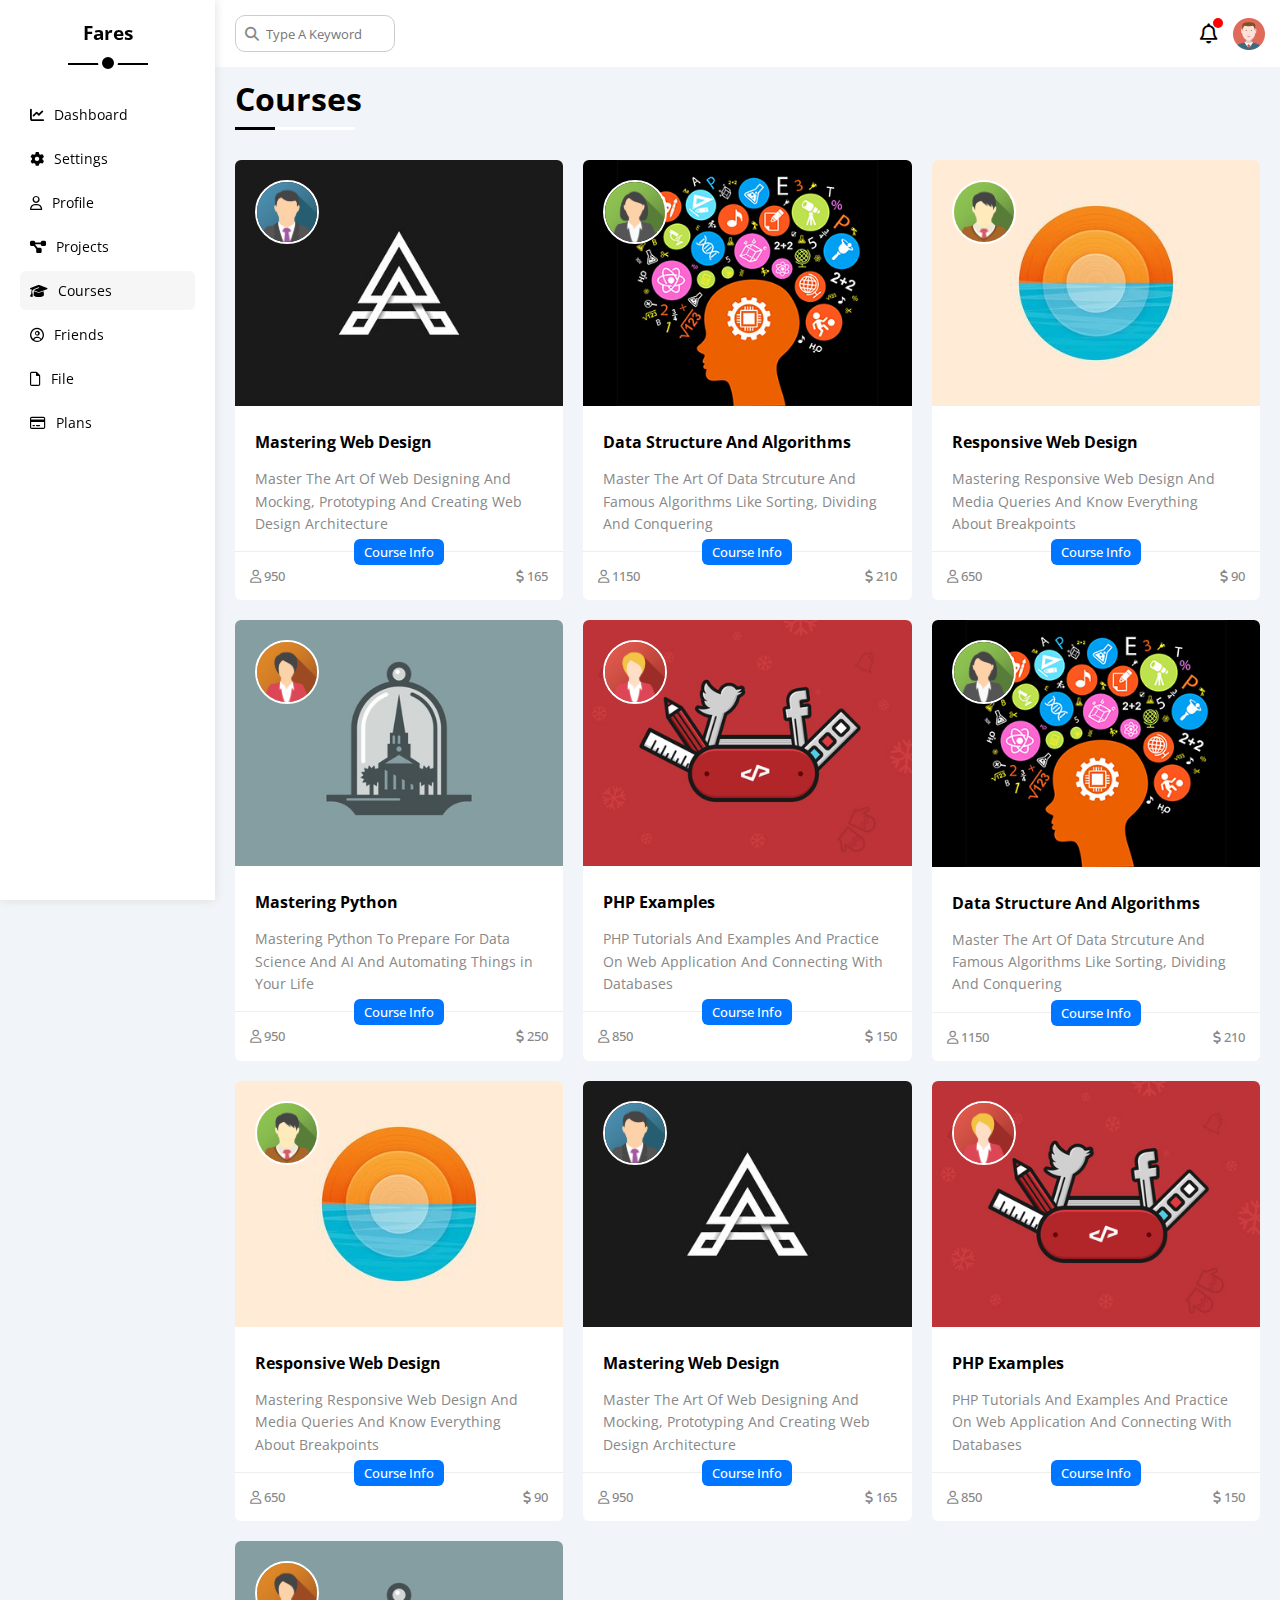
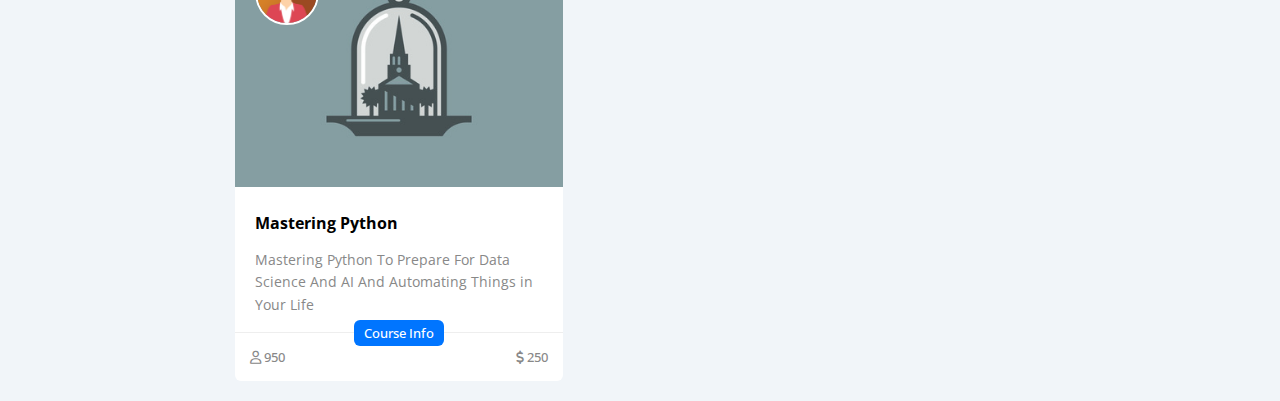
<file: Courses.html>
<!DOCTYPE html>
<html lang="en">
<head>
    <meta charset="UTF-8">
    <meta http-equiv="X-UA-Compatible" content="IE=edge">
    <meta name="viewport" content="width=device-width, initial-scale=1.0">
    <title>Courses</title>
    <link rel="stylesheet" href="css/all.min.css">
    <link rel="stylesheet" href="css/main.css">
</head>
<body>
    <!-- start sidebar -->
    <div class="sidebar">
        <h3 class="logo">Fares</h3>
        <ul>
            <li>
                <a href="index.html" >
                    <i class="fa-solid fa-chart-line"></i>
                    <span>Dashboard</span>
                </a>
            </li>
            <li>
                <a href="Settings.html" >
                    <i class="fa-solid fa-gear"></i>
                    <span>Settings</span>
                </a>
            </li>
            <li>
                <a href="Profile.html" >
                    <i class="fa-regular fa-user"></i>
                    <span>Profile</span>
                </a>
            </li>
            <li>
                <a href="projects.html" >
                    <i class="fa-solid fa-diagram-project"></i>
                    <span>Projects</span>
                </a>
            </li>
            <li>
                <a href="Courses.html" class="active">
                    <i class="fa-solid fa-graduation-cap"></i>
                    <span>Courses</span>
                </a>
            </li>
            <li>
                <a href="Friends.html">
                    <i class="fa-regular fa-circle-user"></i>
                    <span>Friends</span>
                </a>
            </li>
            <li>
                <a href="Files.html">
                    <i class="fa-regular fa-file"></i>
                    <span>File</span>
                </a>
            </li>
            <li>
                <a href="Plans.html">
                    <i class="fa-regular fa-credit-card"></i>
                    <span>Plans</span>
                </a>
            </li>
        </ul>
    </div>
    <!-- end sidebar -->

    <!-- start content -->
    <div class="contant">
        <!-- start nav -->
        <nav>
            <div class="search">
                <input type="search" name="search" placeholder="Type A Keyword">
            </div>
            <div class="icons">
                <span class="notification"><i class="fa-regular fa-bell fa-lg"></i></span>
                <img src="images/avatar.png" alt="" width="32px">
            </div>
        </nav>
        <!-- end nav -->

        <!-- start Courses Page -->
        <div class="main-title Courses-page">
            <div class="container"> 
                <h1>Courses</h1>
                <div class="Courses">
                    <!-- course 01 -->
                    <div class="course">
                        <img class="cover" src="images/course-01.jpg" alt="">
                        <img class="instructor" src="images/team-01.png" alt="">
                        <div class="description">
                            <h4>Mastering Web Design</h4>
                            <p>Master The Art Of Web Designing And Mocking, Prototyping And Creating Web Design Architecture</p>
                        </div>
                        <div class="info ">
                            <span class="title">Course Info</span>
                            <span class="users">
                                <i class="fa-regular fa-user"></i>
                                950
                            </span>
                            <span class="price">
                                <i class="fa-solid fa-dollar-sign"></i>
                                165
                            </span>
                        </div>
                    </div>
                    <!-- course 02 -->
                    <div class="course">
                        <img class="cover" src="images/course-02.jpg" alt="">
                        <img class="instructor" src="images/team-02.png" alt="">
                        <div class="description">
                            <h4>Data Structure And Algorithms</h4>
                            <p>Master The Art Of Data Strcuture And Famous Algorithms Like Sorting, Dividing And Conquering</p>
                        </div>
                        <div class="info ">
                            <span class="title">Course Info</span>
                            <span class="users">
                                <i class="fa-regular fa-user"></i>
                                1150
                            </span>
                            <span class="price">
                                <i class="fa-solid fa-dollar-sign"></i>
                                210
                            </span>
                        </div>
                    </div>
                    <!-- course 03 -->
                    <div class="course">
                        <img class="cover" src="images/course-03.jpg" alt="">
                        <img class="instructor" src="images/team-03.png" alt="">
                        <div class="description">
                            <h4>Responsive Web Design</h4>
                            <p>Mastering Responsive Web Design And Media Queries And Know Everything About Breakpoints</p>
                        </div>
                        <div class="info ">
                            <span class="title">Course Info</span>
                            <span class="users">
                                <i class="fa-regular fa-user"></i>
                                650
                            </span>
                            <span class="price">
                                <i class="fa-solid fa-dollar-sign"></i>
                                90
                            </span>
                        </div>
                    </div>
                    <!-- course 04 -->
                    <div class="course">
                        <img class="cover" src="images/course-04.jpg" alt="">
                        <img class="instructor" src="images/team-04.png" alt="">
                        <div class="description">
                            <h4>Mastering Python</h4>
                            <p>Mastering Python To Prepare For Data Science And AI And Automating Things in Your Life</p>
                        </div>
                        <div class="info ">
                            <span class="title">Course Info</span>
                            <span class="users">
                                <i class="fa-regular fa-user"></i>
                                950
                            </span>
                            <span class="price">
                                <i class="fa-solid fa-dollar-sign"></i>
                                250
                            </span>
                        </div>
                    </div>
                    <!-- course 05 -->
                    <div class="course">
                        <img class="cover" src="images/course-05.jpg" alt="">
                        <img class="instructor" src="images/team-05.png" alt="">
                        <div class="description">
                            <h4>PHP Examples</h4>
                            <p>PHP Tutorials And Examples And Practice On Web Application And Connecting With Databases</p>
                        </div>
                        <div class="info ">
                            <span class="title">Course Info</span>
                            <span class="users">
                                <i class="fa-regular fa-user"></i>
                                850
                            </span>
                            <span class="price">
                                <i class="fa-solid fa-dollar-sign"></i>
                                150
                            </span>
                        </div>
                    </div>
                    <!-- course 06 -->
                    <div class="course">
                        <img class="cover" src="images/course-02.jpg" alt="">
                        <img class="instructor" src="images/team-02.png" alt="">
                        <div class="description">
                            <h4>Data Structure And Algorithms</h4>
                            <p>Master The Art Of Data Strcuture And Famous Algorithms Like Sorting, Dividing And Conquering</p>
                        </div>
                        <div class="info ">
                            <span class="title">Course Info</span>
                            <span class="users">
                                <i class="fa-regular fa-user"></i>
                                1150
                            </span>
                            <span class="price">
                                <i class="fa-solid fa-dollar-sign"></i>
                                210
                            </span>
                        </div>
                    </div>
                    <!-- course 07 -->
                    <div class="course">
                        <img class="cover" src="images/course-03.jpg" alt="">
                        <img class="instructor" src="images/team-03.png" alt="">
                        <div class="description">
                            <h4>Responsive Web Design</h4>
                            <p>Mastering Responsive Web Design And Media Queries And Know Everything About Breakpoints</p>
                        </div>
                        <div class="info ">
                            <span class="title">Course Info</span>
                            <span class="users">
                                <i class="fa-regular fa-user"></i>
                                650
                            </span>
                            <span class="price">
                                <i class="fa-solid fa-dollar-sign"></i>
                                90
                            </span>
                        </div>
                    </div>
                    <!-- course 08 -->
                    <div class="course">
                        <img class="cover" src="images/course-01.jpg" alt="">
                        <img class="instructor" src="images/team-01.png" alt="">
                        <div class="description">
                            <h4>Mastering Web Design</h4>
                            <p>Master The Art Of Web Designing And Mocking, Prototyping And Creating Web Design Architecture</p>
                        </div>
                        <div class="info ">
                            <span class="title">Course Info</span>
                            <span class="users">
                                <i class="fa-regular fa-user"></i>
                                950
                            </span>
                            <span class="price">
                                <i class="fa-solid fa-dollar-sign"></i>
                                165
                            </span>
                        </div>
                    </div>
                    <!-- course 09 -->
                    <div class="course">
                        <img class="cover" src="images/course-05.jpg" alt="">
                        <img class="instructor" src="images/team-05.png" alt="">
                        <div class="description">
                            <h4>PHP Examples</h4>
                            <p>PHP Tutorials And Examples And Practice On Web Application And Connecting With Databases</p>
                        </div>
                        <div class="info ">
                            <span class="title">Course Info</span>
                            <span class="users">
                                <i class="fa-regular fa-user"></i>
                                850
                            </span>
                            <span class="price">
                                <i class="fa-solid fa-dollar-sign"></i>
                                150
                            </span>
                        </div>
                    </div>
                    <!-- course 10 -->
                    <div class="course">
                        <img class="cover" src="images/course-04.jpg" alt="">
                        <img class="instructor" src="images/team-04.png" alt="">
                        <div class="description">
                            <h4>Mastering Python</h4>
                            <p>Mastering Python To Prepare For Data Science And AI And Automating Things in Your Life</p>
                        </div>
                        <div class="info ">
                            <span class="title">Course Info</span>
                            <span class="users">
                                <i class="fa-regular fa-user"></i>
                                950
                            </span>
                            <span class="price">
                                <i class="fa-solid fa-dollar-sign"></i>
                                250
                            </span>
                        </div>
                    </div>
                </div>
            </div>
            <!-- end Profile page -->
        </div>
    </div>
    <!-- end content -->

</body>
</html>
</file>
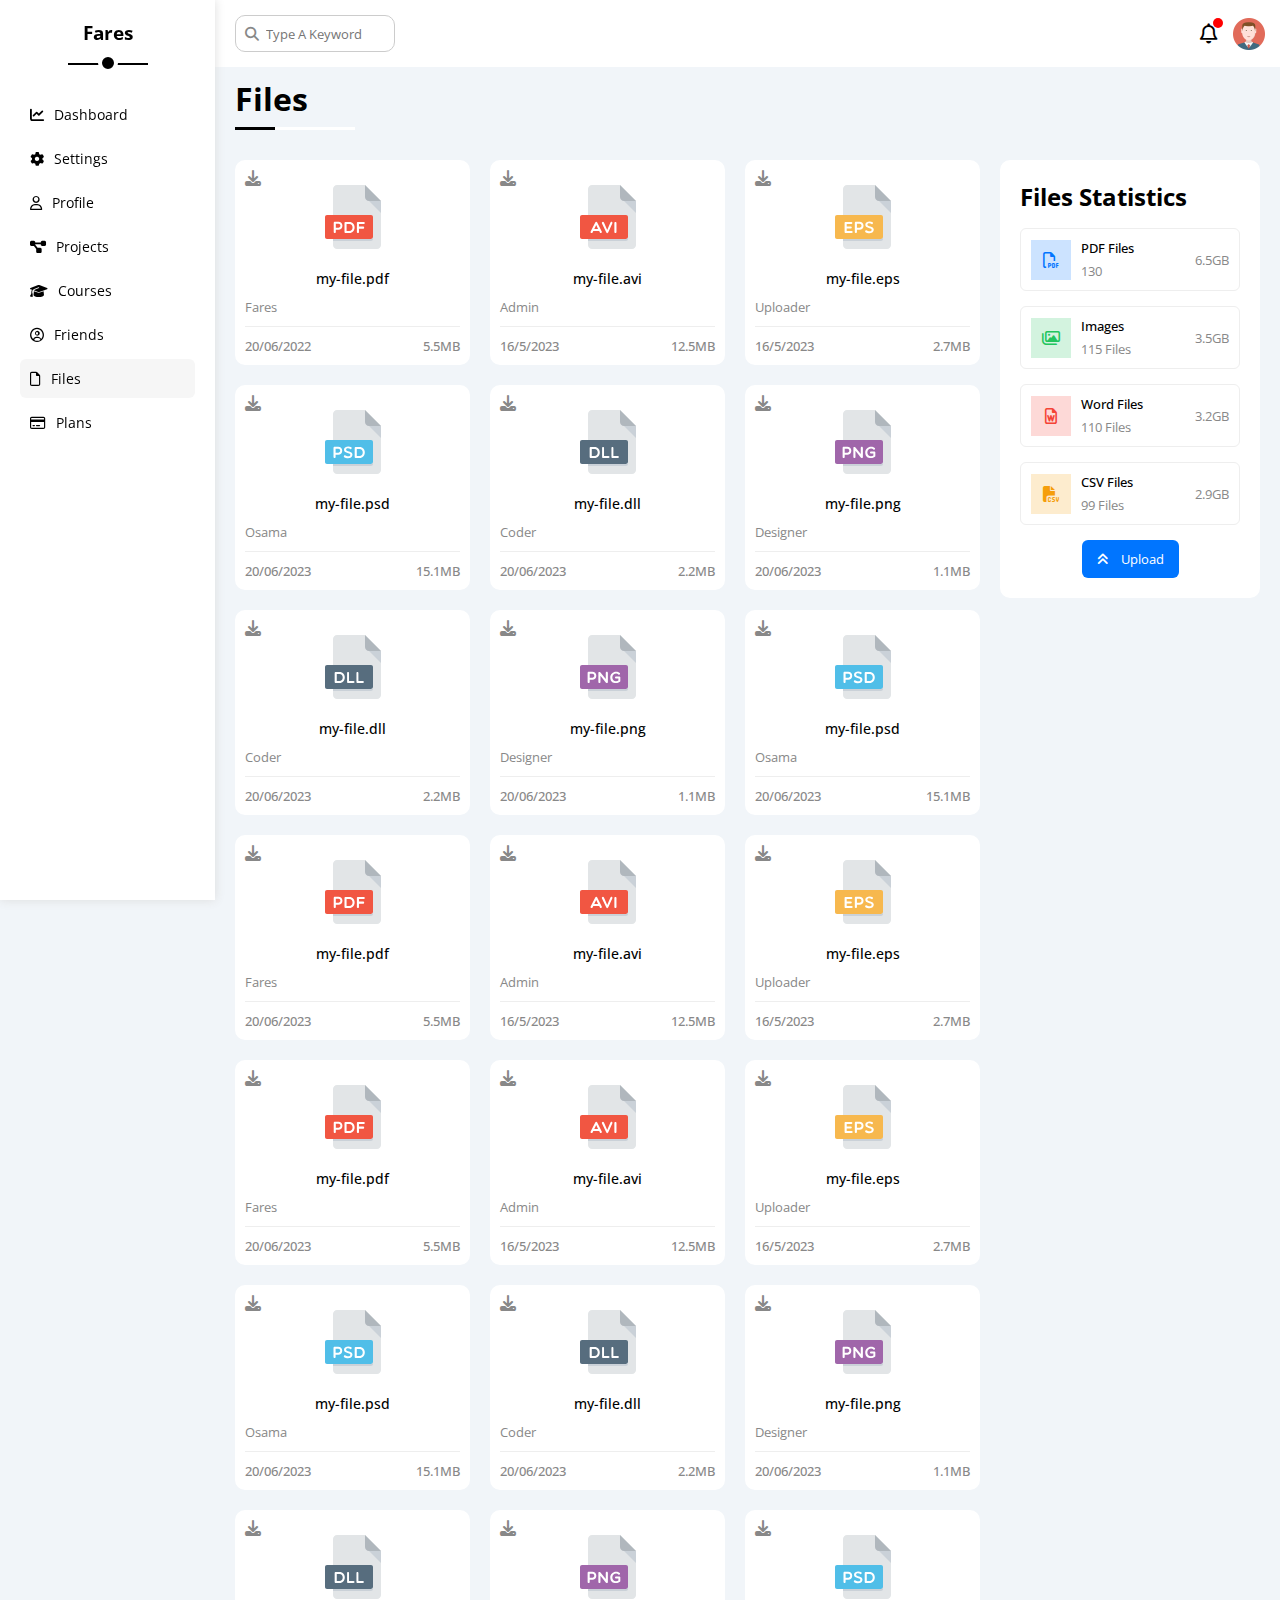
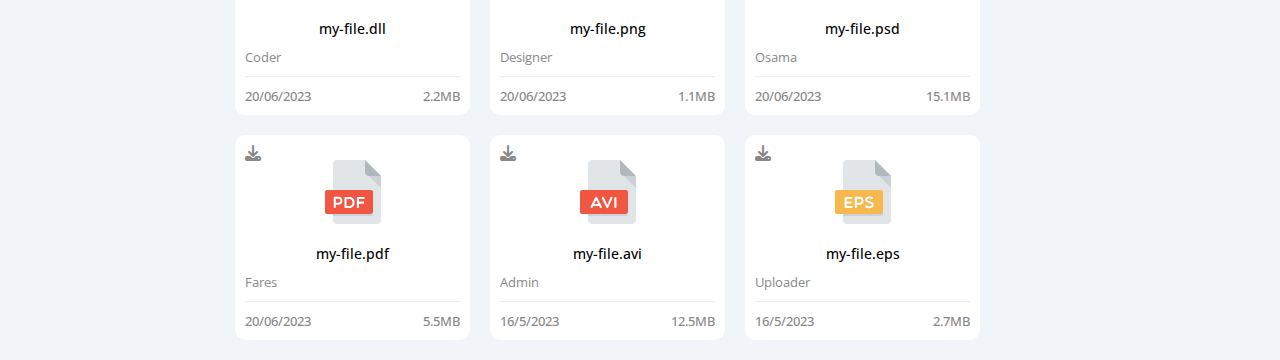
<file: Files.html>
<!DOCTYPE html>
<html lang="en">
<head>
    <meta charset="UTF-8">
    <meta http-equiv="X-UA-Compatible" content="IE=edge">
    <meta name="viewport" content="width=device-width, initial-scale=1.0">
    <title>Files</title>
    <link rel="stylesheet" href="css/all.min.css">
    <link rel="stylesheet" href="css/main.css">
</head>
<body>
    <!-- start sidebar -->
    <div class="sidebar">
        <h3 class="logo">Fares</h3>
        <ul>
            <li>
                <a href="index.html" >
                    <i class="fa-solid fa-chart-line"></i>
                    <span>Dashboard</span>
                </a>
            </li>
            <li>
                <a href="Settings.html" >
                    <i class="fa-solid fa-gear"></i>
                    <span>Settings</span>
                </a>
            </li>
            <li>
                <a href="Profile.html" >
                    <i class="fa-regular fa-user"></i>
                    <span>Profile</span>
                </a>
            </li>
            <li>
                <a href="projects.html" >
                    <i class="fa-solid fa-diagram-project"></i>
                    <span>Projects</span>
                </a>
            </li>
            <li>
                <a href="Courses.html" >
                    <i class="fa-solid fa-graduation-cap"></i>
                    <span>Courses</span>
                </a>
            </li>
            <li>
                <a href="Friends.html" >
                    <i class="fa-regular fa-circle-user"></i>
                    <span>Friends</span>
                </a>
            </li>
            <li>
                <a href="Files.html" class="active">
                    <i class="fa-regular fa-file"></i>
                    <span>Files</span>
                </a>
            </li>
            <li>
                <a href="Plans.html">
                    <i class="fa-regular fa-credit-card"></i>
                    <span>Plans</span>
                </a>
            </li>
        </ul>
    </div>
    <!-- end sidebar -->
    <!-- start content -->
    <div class="contant">
        <!-- start nav -->
        <nav>
            <div class="search">
                <input type="search" name="search" placeholder="Type A Keyword">
            </div>
            <div class="icons">
                <span class="notification"><i class="fa-regular fa-bell fa-lg"></i></span>
                <img src="images/avatar.png" alt="" width="32px">
            </div>
        </nav>
        <!-- end nav -->
        <!-- start Files page -->
        <div class="main-title Files-page">
            <div class="container"> 
                <h1>Files</h1>
                <div class="Files">
                    <div class="files-stats">
                        <!-- file -->
                        <div class="file">
                            <i class="fa-solid fa-download download"></i>
                            <div class="icon">
                                <img class="" src="images/pdf.svg" alt="">
                            </div>
                            <h4>my-file.pdf</h4>
                            <p>Fares</p>
                            <div class="info">
                                <span>20/06/2022</span>
                                <span>5.5MB</span>
                            </div>
                        </div>
                        <!-- file -->
                        <div class="file">
                            <i class="fa-solid fa-download download"></i>
                            <div class="icon">
                                <img class="" src="images/avi.svg" alt="">
                            </div>
                            <h4>my-file.avi</h4>
                            <p>Admin</p>
                            <div class="info">
                                <span>16/5/2023</span>
                                <span>12.5MB</span>
                            </div>
                        </div>
                        <!-- file -->
                        <div class="file">
                            <i class="fa-solid fa-download download"></i>
                            <div class="icon">
                                <img class="" src="images/eps.svg" alt="">
                            </div>
                            <h4>my-file.eps</h4>
                            <p>Uploader</p>
                            <div class="info">
                                <span>16/5/2023</span>
                                <span>2.7MB</span>
                            </div>
                        </div>
                        <!-- file -->
                        <div class="file">
                            <i class="fa-solid fa-download download"></i>
                            <div class="icon">
                                <img class="" src="images/psd.svg" alt="">
                            </div>
                            <h4>my-file.psd</h4>
                            <p>Osama</p>
                            <div class="info">
                                <span>20/06/2023</span>
                                <span>15.1MB</span>
                            </div>
                        </div>
                        <!-- file -->
                        <div class="file">
                            <i class="fa-solid fa-download download"></i>
                            <div class="icon">
                                <img class="" src="images/dll.svg" alt="">
                            </div>
                            <h4>my-file.dll</h4>
                            <p>Coder</p>
                            <div class="info">
                                <span>20/06/2023</span>
                                <span>2.2MB</span>
                            </div>
                        </div>
                        <!-- file -->
                        <div class="file">
                            <i class="fa-solid fa-download download"></i>
                            <div class="icon">
                                <img class="" src="images/png.svg" alt="">
                            </div>
                            <h4>my-file.png</h4>
                            <p>Designer</p>
                            <div class="info">
                                <span>20/06/2023</span>
                                <span>1.1MB</span>
                            </div>
                        </div>
                        <!-- file -->
                        <div class="file">
                            <i class="fa-solid fa-download download"></i>
                            <div class="icon">
                                <img class="" src="images/dll.svg" alt="">
                            </div>
                            <h4>my-file.dll</h4>
                            <p>Coder</p>
                            <div class="info">
                                <span>20/06/2023</span>
                                <span>2.2MB</span>
                            </div>
                        </div>
                        <!-- file -->
                        <div class="file">
                            <i class="fa-solid fa-download download"></i>
                            <div class="icon">
                                <img class="" src="images/png.svg" alt="">
                            </div>
                            <h4>my-file.png</h4>
                            <p>Designer</p>
                            <div class="info">
                                <span>20/06/2023</span>
                                <span>1.1MB</span>
                            </div>
                        </div>
                        <!-- file -->
                        <div class="file">
                            <i class="fa-solid fa-download download"></i>
                            <div class="icon">
                                <img class="" src="images/psd.svg" alt="">
                            </div>
                            <h4>my-file.psd</h4>
                            <p>Osama</p>
                            <div class="info">
                                <span>20/06/2023</span>
                                <span>15.1MB</span>
                            </div>
                        </div>
                        <!-- file -->
                        <div class="file">
                            <i class="fa-solid fa-download download"></i>
                            <div class="icon">
                                <img class="" src="images/pdf.svg" alt="">
                            </div>
                            <h4>my-file.pdf</h4>
                            <p>Fares</p>
                            <div class="info">
                                <span>20/06/2023</span>
                                <span>5.5MB</span>
                            </div>
                        </div>
                        <!-- file -->
                        <div class="file">
                            <i class="fa-solid fa-download download"></i>
                            <div class="icon">
                                <img class="" src="images/avi.svg" alt="">
                            </div>
                            <h4>my-file.avi</h4>
                            <p>Admin</p>
                            <div class="info">
                                <span>16/5/2023</span>
                                <span>12.5MB</span>
                            </div>
                        </div>
                        <!-- file -->
                        <div class="file">
                            <i class="fa-solid fa-download download"></i>
                            <div class="icon">
                                <img class="" src="images/eps.svg" alt="">
                            </div>
                            <h4>my-file.eps</h4>
                            <p>Uploader</p>
                            <div class="info">
                                <span>16/5/2023</span>
                                <span>2.7MB</span>
                            </div>
                        </div>
                        <!-- file -->
                        <div class="file">
                            <i class="fa-solid fa-download download"></i>
                            <div class="icon">
                                <img class="" src="images/pdf.svg" alt="">
                            </div>
                            <h4>my-file.pdf</h4>
                            <p>Fares</p>
                            <div class="info">
                                <span>20/06/2023</span>
                                <span>5.5MB</span>
                            </div>
                        </div>
                        <!-- file -->
                        <div class="file">
                            <i class="fa-solid fa-download download"></i>
                            <div class="icon">
                                <img class="" src="images/avi.svg" alt="">
                            </div>
                            <h4>my-file.avi</h4>
                            <p>Admin</p>
                            <div class="info">
                                <span>16/5/2023</span>
                                <span>12.5MB</span>
                            </div>
                        </div>
                        <!-- file -->
                        <div class="file">
                            <i class="fa-solid fa-download download"></i>
                            <div class="icon">
                                <img class="" src="images/eps.svg" alt="">
                            </div>
                            <h4>my-file.eps</h4>
                            <p>Uploader</p>
                            <div class="info">
                                <span>16/5/2023</span>
                                <span>2.7MB</span>
                            </div>
                        </div>
                        <!-- file -->
                        <div class="file">
                            <i class="fa-solid fa-download download"></i>
                            <div class="icon">
                                <img class="" src="images/psd.svg" alt="">
                            </div>
                            <h4>my-file.psd</h4>
                            <p>Osama</p>
                            <div class="info">
                                <span>20/06/2023</span>
                                <span>15.1MB</span>
                            </div>
                        </div>
                        <!-- file -->
                        <div class="file">
                            <i class="fa-solid fa-download download"></i>
                            <div class="icon">
                                <img class="" src="images/dll.svg" alt="">
                            </div>
                            <h4>my-file.dll</h4>
                            <p>Coder</p>
                            <div class="info">
                                <span>20/06/2023</span>
                                <span>2.2MB</span>
                            </div>
                        </div>
                        <!-- file -->
                        <div class="file">
                            <i class="fa-solid fa-download download"></i>
                            <div class="icon">
                                <img class="" src="images/png.svg" alt="">
                            </div>
                            <h4>my-file.png</h4>
                            <p>Designer</p>
                            <div class="info">
                                <span>20/06/2023</span>
                                <span>1.1MB</span>
                            </div>
                        </div>
                        <!-- file -->
                        <div class="file">
                            <i class="fa-solid fa-download download"></i>
                            <div class="icon">
                                <img class="" src="images/dll.svg" alt="">
                            </div>
                            <h4>my-file.dll</h4>
                            <p>Coder</p>
                            <div class="info">
                                <span>20/06/2023</span>
                                <span>2.2MB</span>
                            </div>
                        </div>
                        <!-- file -->
                        <div class="file">
                            <i class="fa-solid fa-download download"></i>
                            <div class="icon">
                                <img class="" src="images/png.svg" alt="">
                            </div>
                            <h4>my-file.png</h4>
                            <p>Designer</p>
                            <div class="info">
                                <span>20/06/2023</span>
                                <span>1.1MB</span>
                            </div>
                        </div>
                        <!-- file -->
                        <div class="file">
                            <i class="fa-solid fa-download download"></i>
                            <div class="icon">
                                <img class="" src="images/psd.svg" alt="">
                            </div>
                            <h4>my-file.psd</h4>
                            <p>Osama</p>
                            <div class="info">
                                <span>20/06/2023</span>
                                <span>15.1MB</span>
                            </div>
                        </div>
                        <!-- file -->
                        <div class="file">
                            <i class="fa-solid fa-download download"></i>
                            <div class="icon">
                                <img class="" src="images/pdf.svg" alt="">
                            </div>
                            <h4>my-file.pdf</h4>
                            <p>Fares</p>
                            <div class="info">
                                <span>20/06/2023</span>
                                <span>5.5MB</span>
                            </div>
                        </div>
                        <!-- file -->
                        <div class="file">
                            <i class="fa-solid fa-download download"></i>
                            <div class="icon">
                                <img class="" src="images/avi.svg" alt="">
                            </div>
                            <h4>my-file.avi</h4>
                            <p>Admin</p>
                            <div class="info">
                                <span>16/5/2023</span>
                                <span>12.5MB</span>
                            </div>
                        </div>
                        <!-- file -->
                        <div class="file">
                            <i class="fa-solid fa-download download"></i>
                            <div class="icon">
                                <img class="" src="images/eps.svg" alt="">
                            </div>
                            <h4>my-file.eps</h4>
                            <p>Uploader</p>
                            <div class="info">
                                <span>16/5/2023</span>
                                <span>2.7MB</span>
                            </div>
                        </div>
                    </div>
                    <div class="upload">
                        <h2>Files Statistics</h2>
                        <ul>
                            <li>
                                <i class="fa-regular fa-file-pdf  icon"></i>
                                <div class="info">
                                    <span>PDF Files</span>
                                    <span>130</span>
                                </div>
                                <div class="size ">6.5GB</div>
                            </li>
                            <li>
                                <i class="fa-regular fa-images  icon"></i>
                                <div class="info">
                                    <span>Images</span>
                                    <span>115 Files</span>
                                </div>
                                <div class="size ">3.5GB</div>
                            </li>
                            <li>
                                <i class="fa-regular fa-file-word icon"></i>
                                <div class="info">
                                    <span>Word Files</span>
                                    <span>110 Files</span>
                                </div>
                                <div class="size ">3.2GB</div>
                            </li>
                            <li>
                                <i class="fa-solid fa-file-csv icon"></i>
                                <div class="info">
                                    <span>CSV Files</span>
                                    <span>99 Files</span>
                                </div>
                                <div class="size ">2.9GB</div>
                            </li>
                        </ul>
                        <a href="#">
                            <i class="fa-solid fa-angles-up "></i>
                            Upload
                        </a>
                    </div>
                </div>
            </div>
        </div>
        <!-- end Files page -->
    </div>
    <!-- end content -->

</body>
</html>
</file>
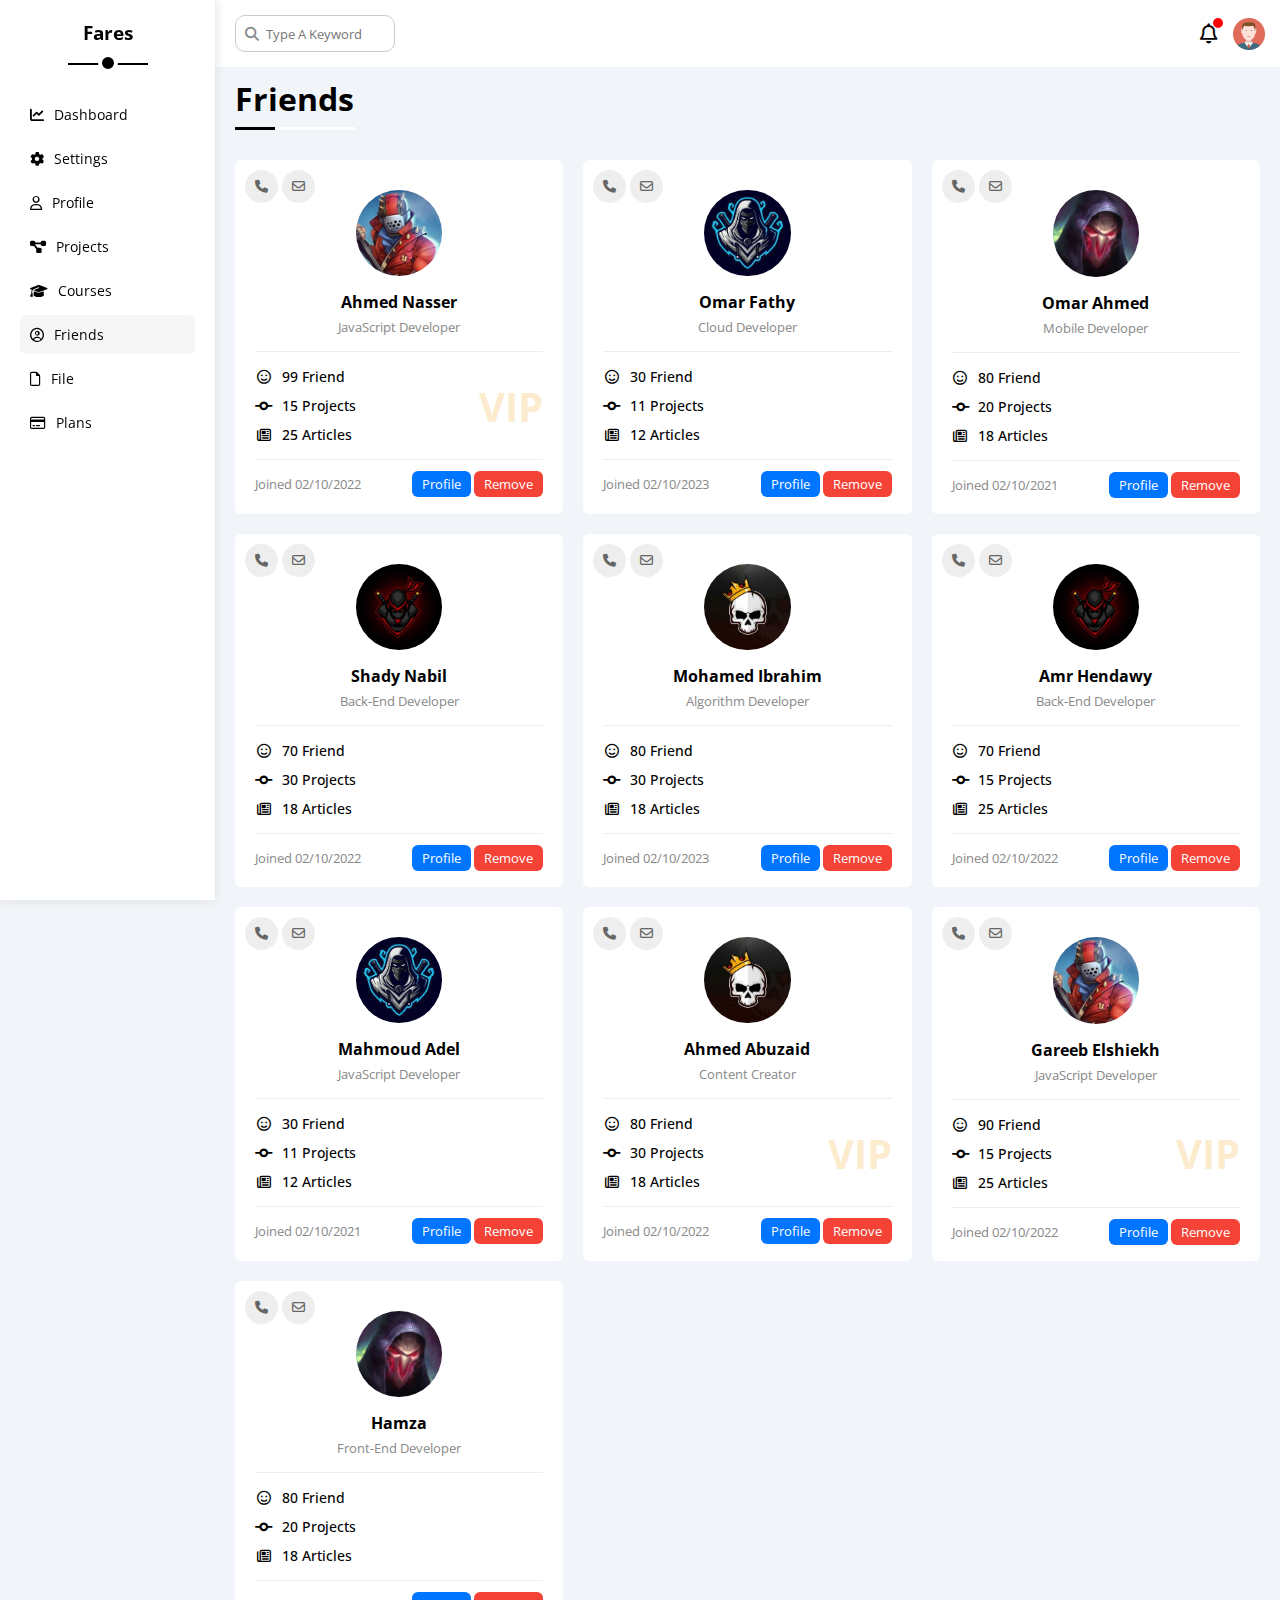
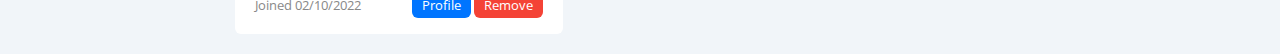
<file: Friends.html>
<!DOCTYPE html>
<html lang="en">
<head>
    <meta charset="UTF-8">
    <meta http-equiv="X-UA-Compatible" content="IE=edge">
    <meta name="viewport" content="width=device-width, initial-scale=1.0">
    <title>Friends</title>
    <link rel="stylesheet" href="css/all.min.css">
    <link rel="stylesheet" href="css/main.css">
</head>
<body>
    <!-- start sidebar -->
    <div class="sidebar">
        <h3 class="logo">Fares</h3>
        <ul>
            <li>
                <a href="index.html" >
                    <i class="fa-solid fa-chart-line"></i>
                    <span>Dashboard</span>
                </a>
            </li>
            <li>
                <a href="Settings.html" >
                    <i class="fa-solid fa-gear"></i>
                    <span>Settings</span>
                </a>
            </li>
            <li>
                <a href="Profile.html" >
                    <i class="fa-regular fa-user"></i>
                    <span>Profile</span>
                </a>
            </li>
            <li>
                <a href="projects.html" >
                    <i class="fa-solid fa-diagram-project"></i>
                    <span>Projects</span>
                </a>
            </li>
            <li>
                <a href="Courses.html" >
                    <i class="fa-solid fa-graduation-cap"></i>
                    <span>Courses</span>
                </a>
            </li>
            <li>
                <a href="Friends.html" class="active">
                    <i class="fa-regular fa-circle-user"></i>
                    <span>Friends</span>
                </a>
            </li>
            <li>
                <a href="Files.html">
                    <i class="fa-regular fa-file"></i>
                    <span>File</span>
                </a>
            </li>
            <li>
                <a href="Plans.html">
                    <i class="fa-regular fa-credit-card"></i>
                    <span>Plans</span>
                </a>
            </li>
        </ul>
    </div>
    <!-- end sidebar -->
    <!-- start content -->
    <div class="contant">
        <!-- start nav -->
        <nav>
            <div class="search">
                <input type="search" name="search" placeholder="Type A Keyword">
            </div>
            <div class="icons">
                <span class="notification"><i class="fa-regular fa-bell fa-lg"></i></span>
                <img src="images/avatar.png" alt="" width="32px">
            </div>
        </nav>
        <!-- end nav -->
        <!-- start Friends page -->
        <div class="main-title Friends-page">
            <div class="container"> 
                <h1>Friends</h1>
                <div class="Friends">
                    <!-- Ahmed Nasser -->
                    <div class="Friend-box">
                        <div class="contact">
                            <a href="#"><i class="fa-solid fa-phone"></i></a>
                            <a href="#"><i class="fa-regular fa-envelope"></i></a>
                        </div>
                        <div class="head-box">
                            <img src="images/friend-01.jpg" alt="">
                            <h4>Ahmed Nasser</h4>
                            <p>JavaScript Developer</p>
                        </div>
                        <div class="body-box">
                            <div class="row">
                                <i class="fa-regular fa-face-smile fa-fw"></i>
                                <span> 99 Friend</span>
                            </div>
                            <div class="row">
                                <i class="fa-solid fa-code-commit fa-fw"></i>
                                <span> 15 Projects</span>
                            </div>
                            <div class="row">
                                <i class="fa-regular fa-newspaper fa-fw"></i>
                                <span> 25 Articles</span>
                            </div>
                            <span class="vip">VIP</span>
                        </div>
                        <div class="footer-box">
                            <span class="date">Joined 02/10/2022</span>
                            <div class="buttons">
                                <a href="#">Profile</a>
                                <a href="#">Remove</a>
                            </div>
                        </div>
                    </div>
                    <!-- Omar Fathy -->
                    <div class="Friend-box">
                        <div class="contact">
                            <a href="#"><i class="fa-solid fa-phone"></i></a>
                            <a href="#"><i class="fa-regular fa-envelope"></i></a>
                        </div>
                        <div class="head-box">
                            <img src="images/friend-02.jpg" alt="">
                            <h4>Omar Fathy</h4>
                            <p>Cloud Developer</p>
                        </div>
                        <div class="body-box">
                            <div class="row">
                                <i class="fa-regular fa-face-smile fa-fw"></i>
                                <span> 30 Friend</span>
                            </div>
                            <div class="row">
                                <i class="fa-solid fa-code-commit fa-fw"></i>
                                <span> 11 Projects</span>
                            </div>
                            <div class="row">
                                <i class="fa-regular fa-newspaper fa-fw"></i>
                                <span> 12 Articles</span>
                            </div>
                        </div>
                        <div class="footer-box">
                            <span class="date">Joined 02/10/2023</span>
                            <div class="buttons">
                                <a href="#">Profile</a>
                                <a href="#">Remove</a>
                            </div>
                        </div>
                    </div>
                    <!-- Omar Ahmed -->
                    <div class="Friend-box">
                        <div class="contact">
                            <a href="#"><i class="fa-solid fa-phone"></i></a>
                            <a href="#"><i class="fa-regular fa-envelope"></i></a>
                        </div>
                        <div class="head-box">
                            <img src="images/friend-03.jpg" alt="">
                            <h4>Omar Ahmed</h4>
                            <p>Mobile Developer</p>
                        </div>
                        <div class="body-box">
                            <div class="row">
                                <i class="fa-regular fa-face-smile fa-fw"></i>
                                <span> 80 Friend</span>
                            </div>
                            <div class="row">
                                <i class="fa-solid fa-code-commit fa-fw"></i>
                                <span> 20 Projects</span>
                            </div>
                            <div class="row">
                                <i class="fa-regular fa-newspaper fa-fw"></i>
                                <span> 18 Articles</span>
                            </div>
                        </div>
                        <div class="footer-box">
                            <span class="date">Joined 02/10/2021</span>
                            <div class="buttons">
                                <a href="#">Profile</a>
                                <a href="#">Remove</a>
                            </div>
                        </div>
                    </div>
                    <!-- Shady Nabil -->
                    <div class="Friend-box">
                        <div class="contact">
                            <a href="#"><i class="fa-solid fa-phone"></i></a>
                            <a href="#"><i class="fa-regular fa-envelope"></i></a>
                        </div>
                        <div class="head-box">
                            <img src="images/friend-04.jpg" alt="">
                            <h4>Shady Nabil</h4>
                            <p>Back-End Developer</p>
                        </div>
                        <div class="body-box">
                            <div class="row">
                                <i class="fa-regular fa-face-smile fa-fw"></i>
                                <span> 70 Friend</span>
                            </div>
                            <div class="row">
                                <i class="fa-solid fa-code-commit fa-fw"></i>
                                <span> 30 Projects</span>
                            </div>
                            <div class="row">
                                <i class="fa-regular fa-newspaper fa-fw"></i>
                                <span> 18 Articles</span>
                            </div>
                        </div>
                        <div class="footer-box">
                            <span class="date">Joined 02/10/2022</span>
                            <div class="buttons">
                                <a href="#">Profile</a>
                                <a href="#">Remove</a>
                            </div>
                        </div>
                    </div>
                    <!-- Mohamed Ibrahim -->
                    <div class="Friend-box">
                        <div class="contact">
                            <a href="#"><i class="fa-solid fa-phone"></i></a>
                            <a href="#"><i class="fa-regular fa-envelope"></i></a>
                        </div>
                        <div class="head-box">
                            <img src="images/friend-05.jpg" alt="">
                            <h4>Mohamed Ibrahim</h4>
                            <p>Algorithm Developer</p>
                        </div>
                        <div class="body-box">
                            <div class="row">
                                <i class="fa-regular fa-face-smile fa-fw"></i>
                                <span> 80 Friend</span>
                            </div>
                            <div class="row">
                                <i class="fa-solid fa-code-commit fa-fw"></i>
                                <span> 30 Projects</span>
                            </div>
                            <div class="row">
                                <i class="fa-regular fa-newspaper fa-fw"></i>
                                <span> 18 Articles</span>
                            </div>
                        </div>
                        <div class="footer-box">
                            <span class="date">Joined 02/10/2023</span>
                            <div class="buttons">
                                <a href="#">Profile</a>
                                <a href="#">Remove</a>
                            </div>
                        </div>
                    </div>
                    <!-- Amr Hendawy -->
                    <div class="Friend-box">
                        <div class="contact">
                            <a href="#"><i class="fa-solid fa-phone"></i></a>
                            <a href="#"><i class="fa-regular fa-envelope"></i></a>
                        </div>
                        <div class="head-box">
                            <img src="images/friend-04.jpg" alt="">
                            <h4>Amr Hendawy</h4>
                            <p>Back-End Developer</p>
                        </div>
                        <div class="body-box">
                            <div class="row">
                                <i class="fa-regular fa-face-smile fa-fw"></i>
                                <span> 70 Friend</span>
                            </div>
                            <div class="row">
                                <i class="fa-solid fa-code-commit fa-fw"></i>
                                <span> 15 Projects</span>
                            </div>
                            <div class="row">
                                <i class="fa-regular fa-newspaper fa-fw"></i>
                                <span> 25 Articles</span>
                            </div>
                        </div>
                        <div class="footer-box">
                            <span class="date">Joined 02/10/2022</span>
                            <div class="buttons">
                                <a href="#">Profile</a>
                                <a href="#">Remove</a>
                            </div>
                        </div>
                    </div>
                    <!-- Mahmoud Adel -->
                    <div class="Friend-box">
                        <div class="contact">
                            <a href="#"><i class="fa-solid fa-phone"></i></a>
                            <a href="#"><i class="fa-regular fa-envelope"></i></a>
                        </div>
                        <div class="head-box">
                            <img src="images/friend-02.jpg" alt="">
                            <h4>Mahmoud Adel</h4>
                            <p>JavaScript Developer</p>
                        </div>
                        <div class="body-box">
                            <div class="row">
                                <i class="fa-regular fa-face-smile fa-fw"></i>
                                <span> 30 Friend</span>
                            </div>
                            <div class="row">
                                <i class="fa-solid fa-code-commit fa-fw"></i>
                                <span> 11 Projects</span>
                            </div>
                            <div class="row">
                                <i class="fa-regular fa-newspaper fa-fw"></i>
                                <span> 12 Articles</span>
                            </div>
                        </div>
                        <div class="footer-box">
                            <span class="date">Joined 02/10/2021</span>
                            <div class="buttons">
                                <a href="#">Profile</a>
                                <a href="#">Remove</a>
                            </div>
                        </div>
                    </div>
                    <!-- Ahmed Abuzaid -->
                    <div class="Friend-box">
                        <div class="contact">
                            <a href="#"><i class="fa-solid fa-phone"></i></a>
                            <a href="#"><i class="fa-regular fa-envelope"></i></a>
                        </div>
                        <div class="head-box">
                            <img src="images/friend-05.jpg" alt="">
                            <h4>Ahmed Abuzaid</h4>
                            <p>Content Creator</p>
                        </div>
                        <div class="body-box">
                            <div class="row">
                                <i class="fa-regular fa-face-smile fa-fw"></i>
                                <span> 80 Friend</span>
                            </div>
                            <div class="row">
                                <i class="fa-solid fa-code-commit fa-fw"></i>
                                <span> 30 Projects</span>
                            </div>
                            <div class="row">
                                <i class="fa-regular fa-newspaper fa-fw"></i>
                                <span> 18 Articles</span>
                            </div>
                            <span class="vip">VIP</span>
                        </div>
                        <div class="footer-box">
                            <span class="date">Joined 02/10/2022</span>
                            <div class="buttons">
                                <a href="#">Profile</a>
                                <a href="#">Remove</a>
                            </div>
                        </div>
                    </div>
                    <!-- Gareeb Elshiekh -->
                    <div class="Friend-box">
                        <div class="contact">
                            <a href="#"><i class="fa-solid fa-phone"></i></a>
                            <a href="#"><i class="fa-regular fa-envelope"></i></a>
                        </div>
                        <div class="head-box">
                            <img src="images/friend-01.jpg" alt="">
                            <h4>Gareeb Elshiekh</h4>
                            <p>JavaScript Developer</p>
                        </div>
                        <div class="body-box">
                            <div class="row">
                                <i class="fa-regular fa-face-smile fa-fw"></i>
                                <span> 90 Friend</span>
                            </div>
                            <div class="row">
                                <i class="fa-solid fa-code-commit fa-fw"></i>
                                <span> 15 Projects</span>
                            </div>
                            <div class="row">
                                <i class="fa-regular fa-newspaper fa-fw"></i>
                                <span> 25 Articles</span>
                            </div>
                            <span class="vip">VIP</span>
                        </div>
                        <div class="footer-box">
                            <span class="date">Joined 02/10/2022</span>
                            <div class="buttons">
                                <a href="#">Profile</a>
                                <a href="#">Remove</a>
                            </div>
                        </div>
                    </div>
                    <!-- Hamza -->
                    <div class="Friend-box">
                        <div class="contact">
                            <a href="#"><i class="fa-solid fa-phone"></i></a>
                            <a href="#"><i class="fa-regular fa-envelope"></i></a>
                        </div>
                        <div class="head-box">
                            <img src="images/friend-03.jpg" alt="">
                            <h4>Hamza</h4>
                            <p>Front-End Developer</p>
                        </div>
                        <div class="body-box">
                            <div class="row">
                                <i class="fa-regular fa-face-smile fa-fw"></i>
                                <span> 80 Friend</span>
                            </div>
                            <div class="row">
                                <i class="fa-solid fa-code-commit fa-fw"></i>
                                <span> 20 Projects</span>
                            </div>
                            <div class="row">
                                <i class="fa-regular fa-newspaper fa-fw"></i>
                                <span> 18 Articles</span>
                            </div>
                        </div>
                        <div class="footer-box">
                            <span class="date">Joined 02/10/2022</span>
                            <div class="buttons">
                                <a href="#">Profile</a>
                                <a href="#">Remove</a>
                            </div>
                        </div>
                    </div>
                </div>
            </div>
        </div>
        <!-- end Profile page -->
    </div>
    <!-- end content -->

</body>
</html>
</file>
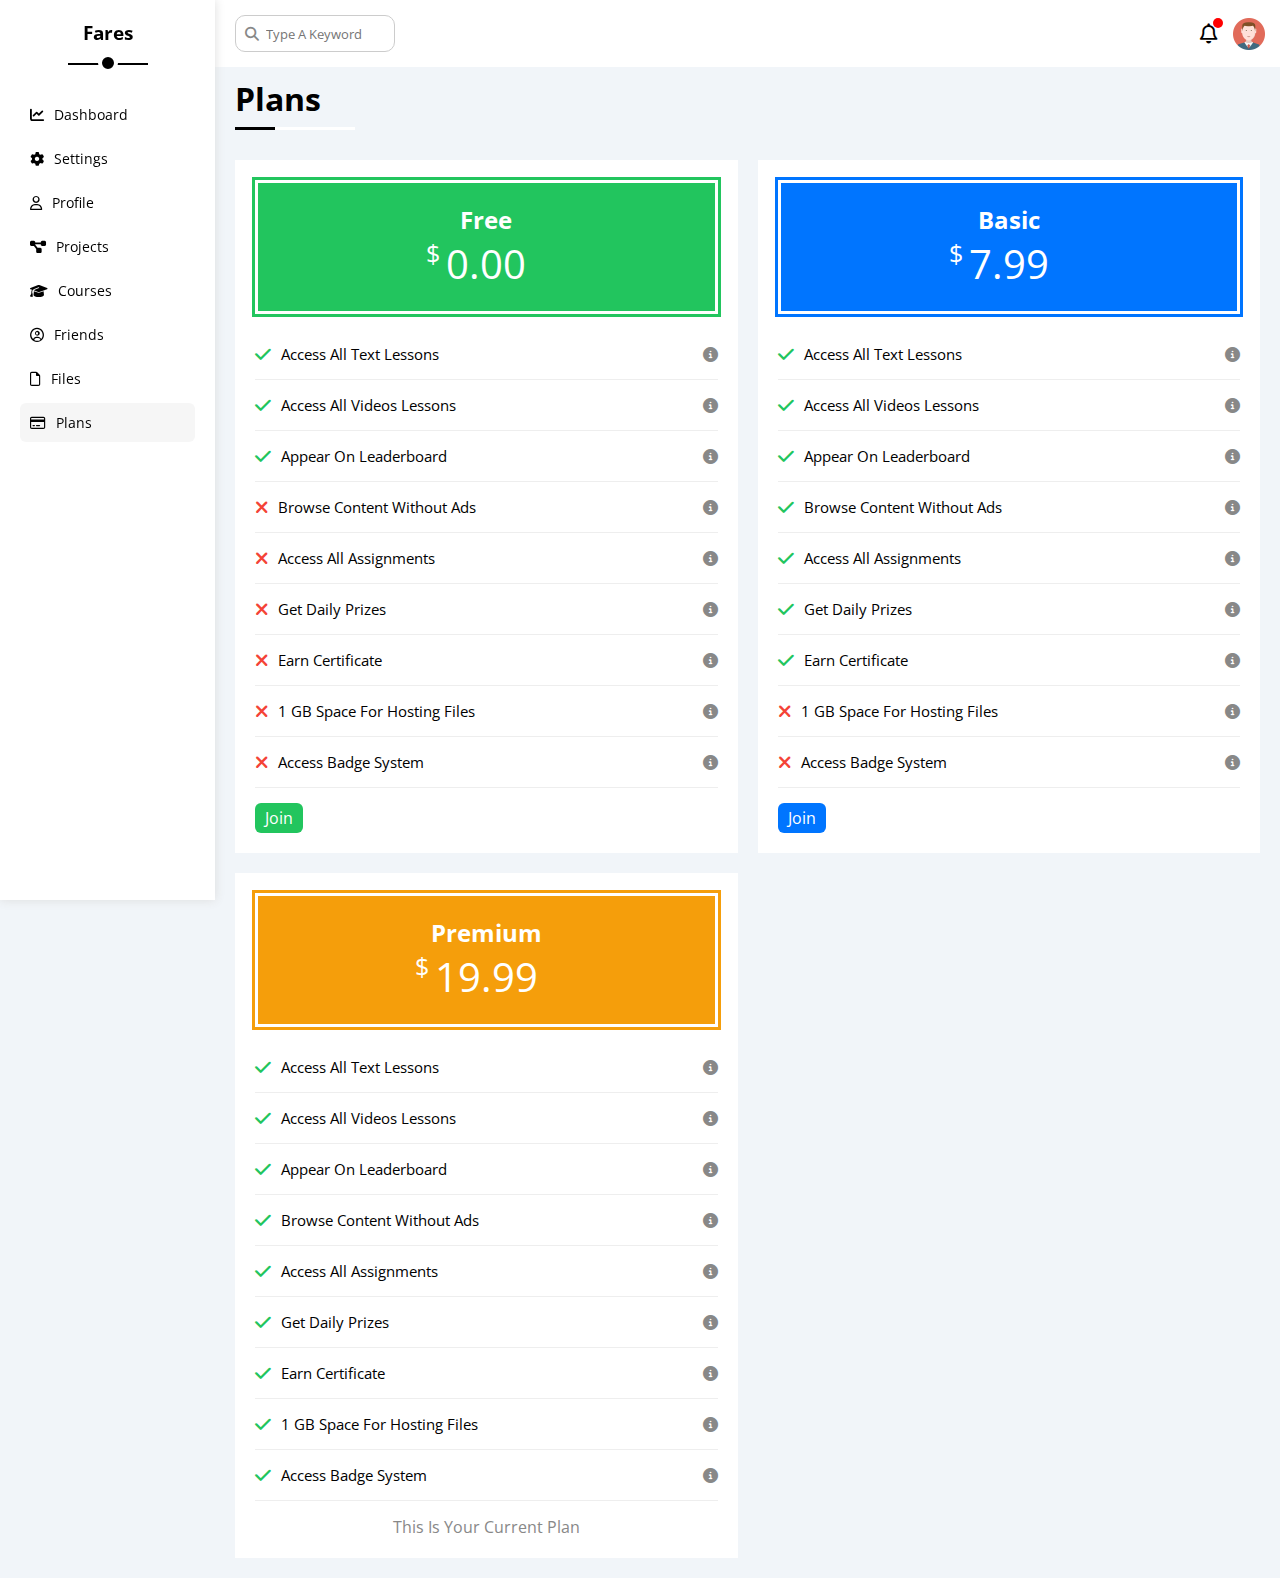
<file: Plans.html>
<!DOCTYPE html>
<html lang="en">
<head>
    <meta charset="UTF-8">
    <meta http-equiv="X-UA-Compatible" content="IE=edge">
    <meta name="viewport" content="width=device-width, initial-scale=1.0">
    <title>Plans</title>
    <link rel="stylesheet" href="css/all.min.css">
    <link rel="stylesheet" href="css/main.css">
</head>
<body>
    <!-- start sidebar -->
    <div class="sidebar">
        <h3 class="logo">Fares</h3>
        <ul>
            <li>
                <a href="index.html" >
                    <i class="fa-solid fa-chart-line"></i>
                    <span>Dashboard</span>
                </a>
            </li>
            <li>
                <a href="Settings.html" >
                    <i class="fa-solid fa-gear"></i>
                    <span>Settings</span>
                </a>
            </li>
            <li>
                <a href="Profile.html" >
                    <i class="fa-regular fa-user"></i>
                    <span>Profile</span>
                </a>
            </li>
            <li>
                <a href="projects.html" >
                    <i class="fa-solid fa-diagram-project"></i>
                    <span>Projects</span>
                </a>
            </li>
            <li>
                <a href="Courses.html" >
                    <i class="fa-solid fa-graduation-cap"></i>
                    <span>Courses</span>
                </a>
            </li>
            <li>
                <a href="Friends.html" >
                    <i class="fa-regular fa-circle-user"></i>
                    <span>Friends</span>
                </a>
            </li>
            <li>
                <a href="Files.html" >
                    <i class="fa-regular fa-file"></i>
                    <span>Files</span>
                </a>
            </li>
            <li>
                <a href="Plans.html" class="active">
                    <i class="fa-regular fa-credit-card"></i>
                    <span>Plans</span>
                </a>
            </li>
        </ul>
    </div>
    <!-- end sidebar -->
    <!-- start content -->
    <div class="contant">
        <!-- start nav -->
        <nav>
            <div class="search">
                <input type="search" name="search" placeholder="Type A Keyword">
            </div>
            <div class="icons">
                <span class="notification"><i class="fa-regular fa-bell fa-lg"></i></span>
                <img src="images/avatar.png" alt="" width="32px">
            </div>
        </nav>
        <!-- end nav -->
        <!-- start Plans page -->
        <div class="main-title Plans-page">
            <div class="container"> 
                <h1>Plans</h1>
                <div class="Plans">
                    <!-- plan -->
                    <div class="plan">
                        <div class="top">
                            <h2>Free</h2>
                            <div class="price">
                                <span>$</span>
                                0.00
                            </div>
                        </div>
                        <ul>
                            <li>
                                <i class="fa-solid fa-check check yes"></i>
                                <span>Access All Text Lessons</span>
                                <i class="fa-solid fa-circle-info help"></i>
                            </li>
                            <li>
                                <i class="fa-solid fa-check check yes"></i>
                                <span>Access All Videos Lessons</span>
                                <i class="fa-solid fa-circle-info help"></i>
                            </li>
                            <li>
                                <i class="fa-solid fa-check check yes"></i>
                                <span>
                                    Appear On Leaderboard</span>
                                <i class="fa-solid fa-circle-info help"></i>
                            </li>
                            <li>
                                <i class="fa-solid fa-xmark check "></i>
                                <span>Browse Content Without Ads</span>
                                <i class="fa-solid fa-circle-info help"></i>
                            </li>
                            <li>
                                <i class="fa-solid fa-xmark check"></i>
                                <span>Access All Assignments</span>
                                <i class="fa-solid fa-circle-info help"></i>
                            </li>
                            <li>
                                <i class="fa-solid fa-xmark check"></i>
                                <span>Get Daily Prizes</span>
                                <i class="fa-solid fa-circle-info help"></i>
                            </li>
                            <li>
                                <i class="fa-solid fa-xmark check"></i>
                                <span>Earn Certificate</span>
                                <i class="fa-solid fa-circle-info help"></i>
                            </li>
                            <li>
                                <i class="fa-solid fa-xmark check"></i>
                                <span>1 GB Space For Hosting Files</span>
                                <i class="fa-solid fa-circle-info help"></i>
                            </li>
                            <li>
                                <i class="fa-solid fa-xmark check"></i>
                                <span>Access Badge System</span>
                                <i class="fa-solid fa-circle-info help"></i>
                            </li>
                        </ul>
                        <a href="#">Join</a>
                    </div>
                    <!-- plan -->
                    <div class="plan Basic">
                        <div class="top">
                            <h2>Basic</h2>
                            <div class="price">
                                <span>$</span>
                                7.99
                            </div>
                        </div>
                        <ul>
                            <li>
                                <i class="fa-solid fa-check check yes"></i>
                                <span>Access All Text Lessons</span>
                                <i class="fa-solid fa-circle-info help"></i>
                            </li>
                            <li>
                                <i class="fa-solid fa-check check yes"></i>
                                <span>Access All Videos Lessons</span>
                                <i class="fa-solid fa-circle-info help"></i>
                            </li>
                            <li>
                                <i class="fa-solid fa-check check yes"></i>
                                <span>
                                    Appear On Leaderboard</span>
                                <i class="fa-solid fa-circle-info help"></i>
                            </li>
                            <li>
                                <i class="fa-solid fa-check check yes"></i>
                                <span>Browse Content Without Ads</span>
                                <i class="fa-solid fa-circle-info help"></i>
                            </li>
                            <li>
                                <i class="fa-solid fa-check check yes"></i>
                                <span>Access All Assignments</span>
                                <i class="fa-solid fa-circle-info help"></i>
                            </li>
                            <li>
                                <i class="fa-solid fa-check check yes"></i>
                                <span>Get Daily Prizes</span>
                                <i class="fa-solid fa-circle-info help"></i>
                            </li>
                            <li>
                                <i class="fa-solid fa-check check yes"></i>
                                <span>Earn Certificate</span>
                                <i class="fa-solid fa-circle-info help"></i>
                            </li>
                            <li>
                                <i class="fa-solid fa-xmark check"></i>
                                <span>1 GB Space For Hosting Files</span>
                                <i class="fa-solid fa-circle-info help"></i>
                            </li>
                            <li>
                                <i class="fa-solid fa-xmark check"></i>
                                <span>Access Badge System</span>
                                <i class="fa-solid fa-circle-info help"></i>
                            </li>
                        </ul>
                        <a href="#">Join</a>
                    </div>
                    <!-- plan -->
                    <div class="plan Premium">
                        <div class="top">
                            <h2>Premium</h2>
                            <div class="price">
                                <span>$</span>
                                19.99
                            </div>
                        </div>
                        <ul>
                            <li>
                                <i class="fa-solid fa-check check yes"></i>
                                <span>Access All Text Lessons</span>
                                <i class="fa-solid fa-circle-info help"></i>
                            </li>
                            <li>
                                <i class="fa-solid fa-check check yes"></i>
                                <span>Access All Videos Lessons</span>
                                <i class="fa-solid fa-circle-info help"></i>
                            </li>
                            <li>
                                <i class="fa-solid fa-check check yes"></i>
                                <span>
                                    Appear On Leaderboard</span>
                                <i class="fa-solid fa-circle-info help"></i>
                            </li>
                            <li>
                                <i class="fa-solid fa-check check yes"></i>
                                <span>Browse Content Without Ads</span>
                                <i class="fa-solid fa-circle-info help"></i>
                            </li>
                            <li>
                                <i class="fa-solid fa-check check yes"></i>
                                <span>Access All Assignments</span>
                                <i class="fa-solid fa-circle-info help"></i>
                            </li>
                            <li>
                                <i class="fa-solid fa-check check yes"></i>
                                <span>Get Daily Prizes</span>
                                <i class="fa-solid fa-circle-info help"></i>
                            </li>
                            <li>
                                <i class="fa-solid fa-check check yes"></i>
                                <span>Earn Certificate</span>
                                <i class="fa-solid fa-circle-info help"></i>
                            </li>
                            <li>
                                <i class="fa-solid fa-check check yes"></i>
                                <span>1 GB Space For Hosting Files</span>
                                <i class="fa-solid fa-circle-info help"></i>
                            </li>
                            <li>
                                <i class="fa-solid fa-check check yes"></i>
                                <span>Access Badge System</span>
                                <i class="fa-solid fa-circle-info help"></i>
                            </li>
                        </ul>
                        <p>This Is Your Current Plan</p>
                    </div>
                </div>
            </div>
        </div>
        <!-- end Profile page -->
    </div>
    <!-- end content -->
</body>
</html>
</file>
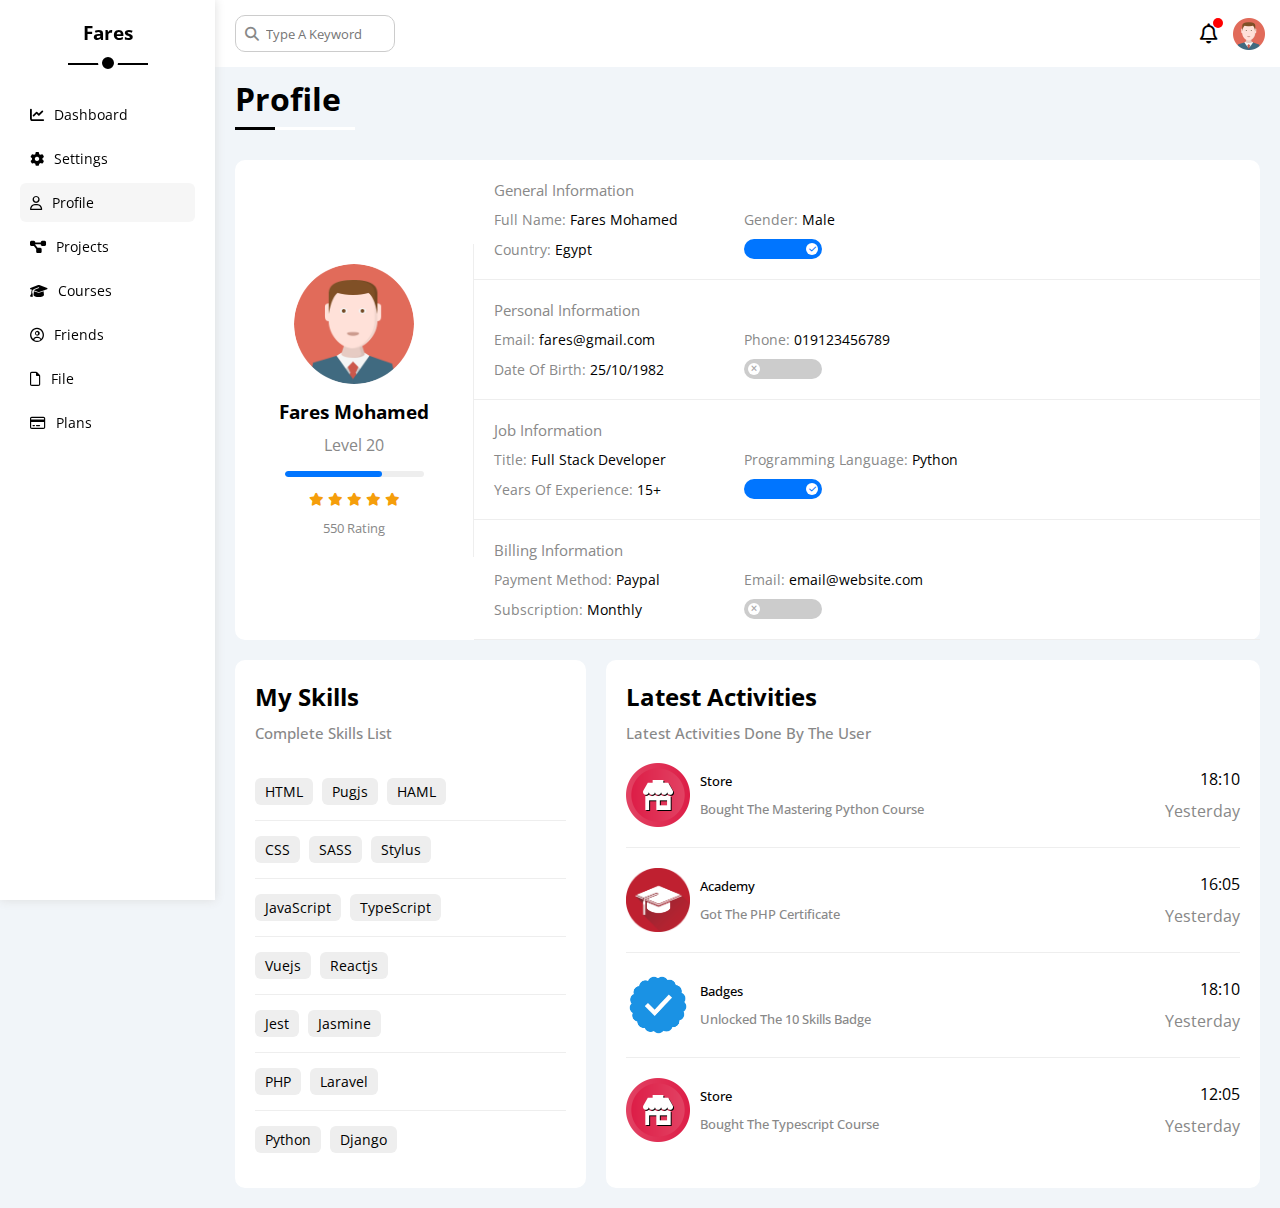
<file: Profile.html>
<!DOCTYPE html>
<html lang="en">
<head>
    <meta charset="UTF-8">
    <meta http-equiv="X-UA-Compatible" content="IE=edge">
    <meta name="viewport" content="width=device-width, initial-scale=1.0">
    <title>Profile</title>
    <link rel="stylesheet" href="css/all.min.css">
    <link rel="stylesheet" href="css/main.css">
</head>
<body>
<!-- start sidebar -->
    <div class="sidebar">
        <h3 class="logo">Fares</h3>
        <ul>
            <li>
                <a href="index.html" >
                    <i class="fa-solid fa-chart-line"></i>
                    <span>Dashboard</span>
                </a>
            </li>
            <li>
                <a href="Settings.html" >
                    <i class="fa-solid fa-gear"></i>
                    <span>Settings</span>
                </a>
            </li>
            <li>
                <a href="Profile.html" class="active">
                    <i class="fa-regular fa-user"></i>
                    <span>Profile</span>
                </a>
            </li>
            <li>
                <a href="projects.html">
                    <i class="fa-solid fa-diagram-project"></i>
                    <span>Projects</span>
                </a>
            </li>
            <li>
                <a href="Courses.html">
                    <i class="fa-solid fa-graduation-cap"></i>
                    <span>Courses</span>
                </a>
            </li>
            <li>
                <a href="Friends.html">
                    <i class="fa-regular fa-circle-user"></i>
                    <span>Friends</span>
                </a>
            </li>
            <li>
                <a href="Files.html">
                    <i class="fa-regular fa-file"></i>
                    <span>File</span>
                </a>
            </li>
            <li>
                <a href="Plans.html">
                    <i class="fa-regular fa-credit-card"></i>
                    <span>Plans</span>
                </a>
            </li>
        </ul>
    </div>
    <!-- end sidebar -->
    <!-- start content -->
    <div class="contant">
        <!-- start nav -->
        <nav>
            <div class="search">
                <input type="search" name="search" placeholder="Type A Keyword">
            </div>
            <div class="icons">
                <span class="notification"><i class="fa-regular fa-bell fa-lg"></i></span>
                <img src="images/avatar.png" alt="" width="32px">
            </div>
        </nav>
        <!-- end nav -->
        <!-- start Profile page -->
        <div class="main-title settings">
            <div class="container"> 
                <h1>Profile</h1>
                <!-- start overview -->
                <div class="overview">
                    <div class="avatar-box">
                        <img src="images/avatar.png" alt="">
                        <h3>Fares Mohamed</h3>
                        <p>Level 20</p>
                        <div class="level">
                            <span style="width:70%"></span>
                        </div>
                        <div class="rating">
                            <i class="fa-solid fa-star fs-13"></i>
                            <i class="fa-solid fa-star fs-13"></i>
                            <i class="fa-solid fa-star fs-13"></i>
                            <i class="fa-solid fa-star fs-13"></i>
                            <i class="fa-solid fa-star fs-13"></i>
                        </div>
                        <p class="p">550 Rating</p>
                    </div>
                    <div class="info-box">
                        <!-- start Information row -->
                        <div class="row">
                            <h4>General Information</h4>
                            <div>
                                <span>Full Name:</span>
                                <span>Fares Mohamed</span>
                            </div>
                            <div>
                                <span>Gender:</span>
                                <span>Male</span>
                            </div>
                            <div>
                                <span>
                                    Country:</span>
                                <span>Egypt</span>
                            </div>
                            <div>
                                <label>
                                    <input type="checkbox" class="toggle-checkbox" checked>
                                    <div class="toggle-switch"></div>
                                </label>
                            </div>
                        </div>
                        <!-- end Information row -->
                        <!-- start Information row -->
                        <div class="row">
                            <h4>Personal Information</h4>
                            <div>
                                <span>Email:</span>
                                <span>fares@gmail.com</span>
                            </div>
                            <div>
                                <span>Phone:</span>
                                <span>019123456789</span>
                            </div>
                            <div>
                                <span>Date Of Birth:</span>
                                <span>25/10/1982</span>
                            </div>
                            <div>
                                <label>
                                    <input type="checkbox" class="toggle-checkbox">
                                    <div class="toggle-switch"></div>
                                </label>
                            </div>
                        </div>
                        <!-- end Information row -->
                        <!-- start Information row -->
                        <div class="row">
                            <h4>Job Information</h4>
                            <div>
                                <span>Title:</span>
                                <span>Full Stack Developer</span>
                            </div>
                            <div>
                                <span>Programming Language:</span>
                                <span>Python</span>
                            </div>
                            <div>
                                <span>Years Of Experience:</span>
                                <span>15+</span>
                            </div>
                            <div>
                                <label>
                                    <input type="checkbox" class="toggle-checkbox" checked>
                                    <div class="toggle-switch"></div>
                                </label>
                            </div>
                        </div>
                        <!-- end Information row -->
                        <!-- start Information row -->
                        <div class="row">
                            <h4>Billing Information</h4>
                            <div>
                                <span>Payment Method:</span>
                                <span>Paypal</span>
                            </div>
                            <div>
                                <span>Email:</span>
                                <span>email@website.com</span>
                            </div>
                            <div>
                                <span>Subscription:</span>
                                <span>Monthly</span>
                            </div>
                            <div>
                                <label>
                                    <input type="checkbox" class="toggle-checkbox">
                                    <div class="toggle-switch"></div>
                                </label>
                            </div>
                        </div>
                        <!-- end Information row -->
                    </div>
                </div>
                <!-- start other-data -->
                <div class="other-data">
                    <div class="skills-card">
                        <div class="title-box">
                            <h2>My Skills</h2>
                            <p>Complete Skills List</p>
                        </div>
                        <ul>
                            <li>
                                <span>HTML</span>
                                <span>Pugjs</span>
                                <span>HAML</span>
                            </li>
                            <li>
                                <span>CSS</span>
                                <span>SASS</span>
                                <span>Stylus</span>
                            </li>
                            <li>
                                <span>JavaScript</span>
                                <span>TypeScript</span>
                            </li>
                            <li>
                                <span>Vuejs</span>
                                <span>Reactjs</span>
                            </li>
                            <li>
                                <span>Jest</span>
                                <span>Jasmine</span>
                            </li>
                            <li>
                                <span>PHP</span>
                                <span>Laravel</span>
                            </li>
                            <li>
                                <span>Python</span>
                                <span>Django</span>
                            </li>
                        </ul>
                    </div>
                    <!-- activities -->
                    <div class="activities">
                        <div class="title-box">
                            <h2>Latest Activities</h2>
                            <p>Latest Activities Done By The User</p>
                        </div>
                        <div class="row">
                            <img src="images/activity-01.png" alt="">
                            <div class="info">
                                <span>Store</span>
                                <span>Bought The Mastering Python Course</span>
                            </div>
                            <div class="date">
                                <span>18:10</span>
                                <span>Yesterday</span>
                            </div>
                        </div>
                        <div class="row">
                            <img src="images/activity-02.png" alt="">
                            <div class="info">
                                <span>Academy</span>
                                <span>Got The PHP Certificate</span>
                            </div>
                            <div class="date">
                                <span>16:05</span>
                                <span>Yesterday</span>
                            </div>
                        </div>
                        <div class="row">
                            <img src="images/activity-03.png" alt="">
                            <div class="info">
                                <span>Badges</span>
                                <span>Unlocked The 10 Skills Badge</span>
                            </div>
                            <div class="date">
                                <span>18:10</span>
                                <span>Yesterday</span>
                            </div>
                        </div>
                        <div class="row">
                            <img src="images/activity-01.png" alt="">
                            <div class="info">
                                <span>Store</span>
                                <span>Bought The Typescript Course</span>
                            </div>
                            <div class="date">
                                <span>12:05</span>
                                <span>Yesterday</span>
                            </div>
                        </div>
                    </div>
                </div>
                <!-- end other-data -->
            </div>
        </div>
        <!-- end Profile page -->
    </div>
    <!-- end content -->


</body>
</html>
</file>
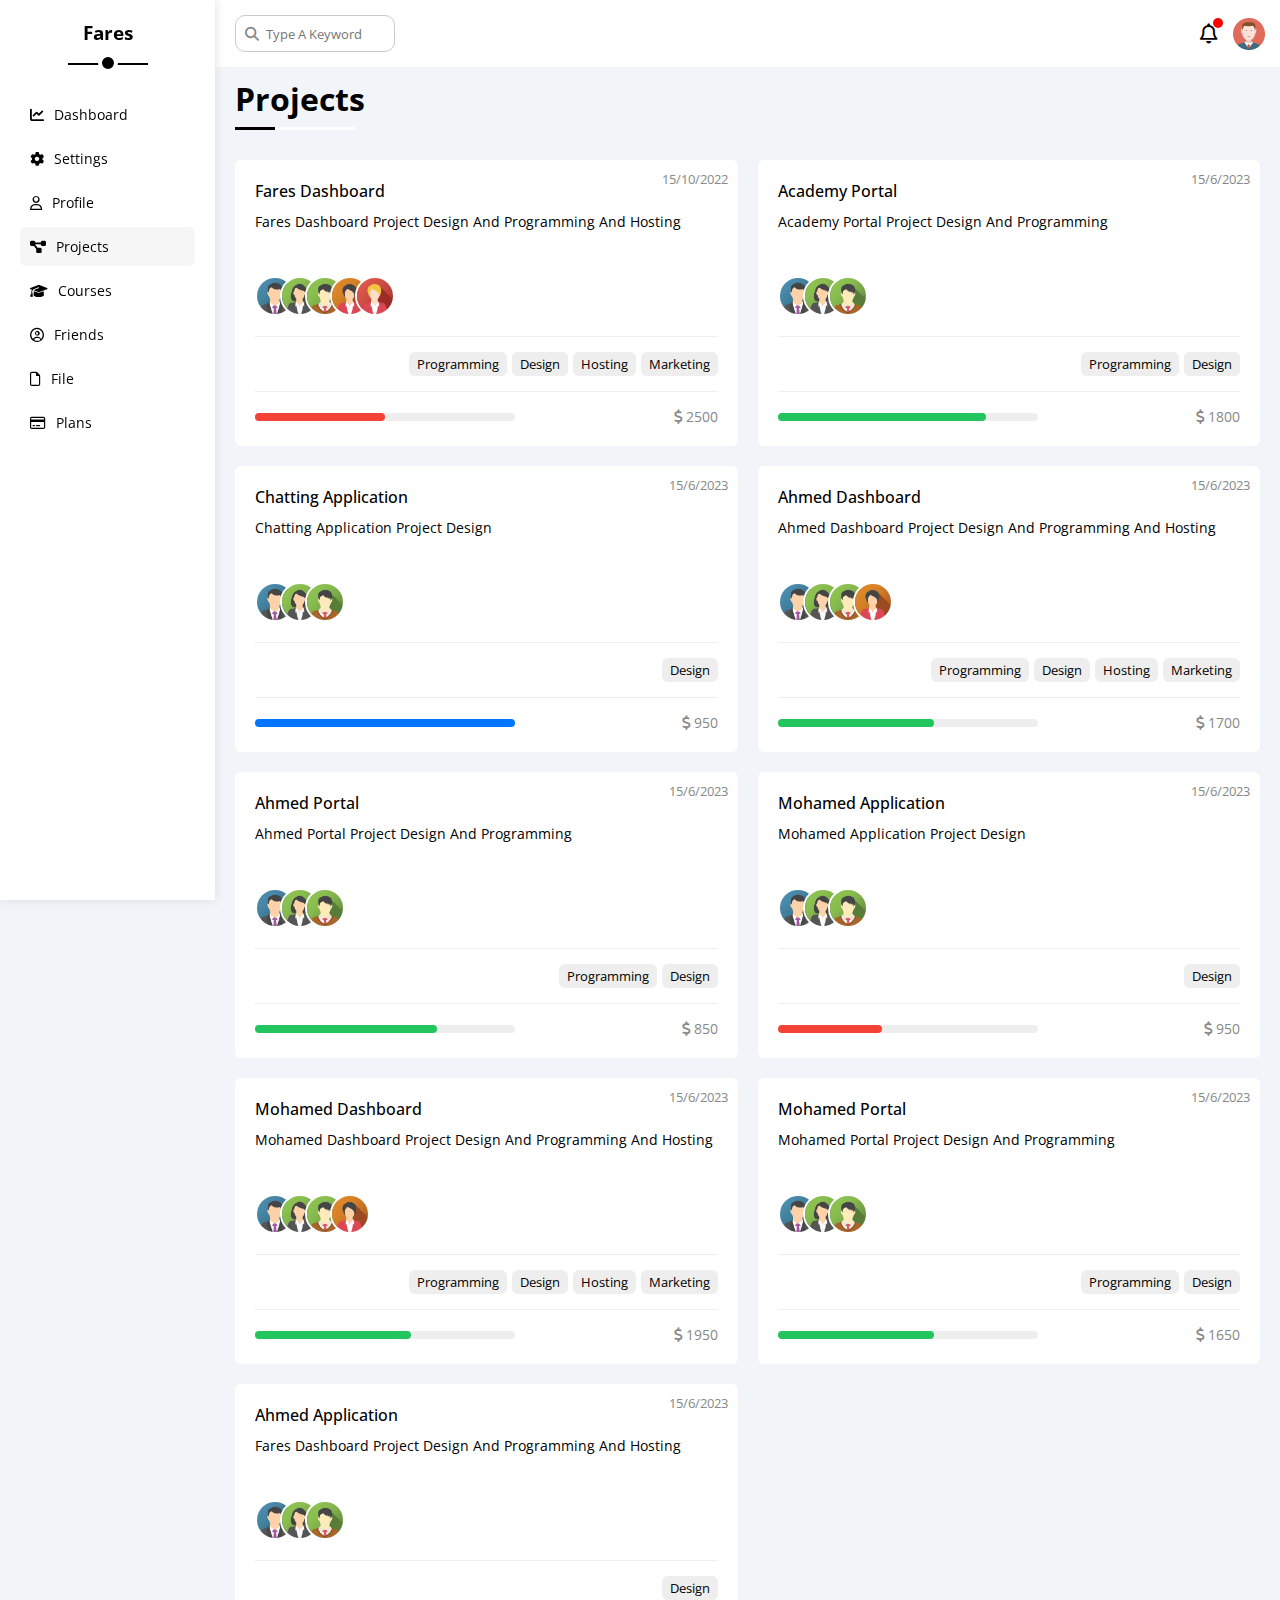
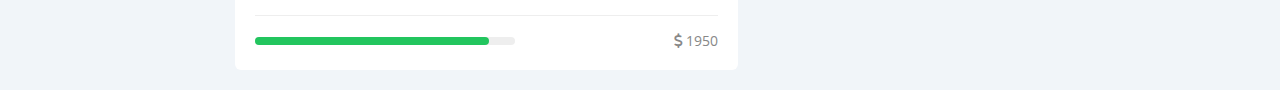
<file: projects.html>
<!DOCTYPE html>
<html lang="en">
<head>
    <meta charset="UTF-8">
    <meta http-equiv="X-UA-Compatible" content="IE=edge">
    <meta name="viewport" content="width=device-width, initial-scale=1.0">
    <title>Projects</title>
    <link rel="stylesheet" href="css/all.min.css">
    <link rel="stylesheet" href="css/main.css">
</head>
<body>
<!-- start sidebar -->
    <div class="sidebar">
        <h3 class="logo">Fares</h3>
        <ul>
            <li>
                <a href="index.html" >
                    <i class="fa-solid fa-chart-line"></i>
                    <span>Dashboard</span>
                </a>
            </li>
            <li>
                <a href="Settings.html" >
                    <i class="fa-solid fa-gear"></i>
                    <span>Settings</span>
                </a>
            </li>
            <li>
                <a href="Profile.html" >
                    <i class="fa-regular fa-user"></i>
                    <span>Profile</span>
                </a>
            </li>
            <li>
                <a href="projects.html" class="active">
                    <i class="fa-solid fa-diagram-project"></i>
                    <span>Projects</span>
                </a>
            </li>
            <li>
                <a href="Courses.html">
                    <i class="fa-solid fa-graduation-cap"></i>
                    <span>Courses</span>
                </a>
            </li>
            <li>
                <a href="Friends.html">
                    <i class="fa-regular fa-circle-user"></i>
                    <span>Friends</span>
                </a>
            </li>
            <li>
                <a href="Files.html">
                    <i class="fa-regular fa-file"></i>
                    <span>File</span>
                </a>
            </li>
            <li>
                <a href="Plans.html">
                    <i class="fa-regular fa-credit-card"></i>
                    <span>Plans</span>
                </a>
            </li>
        </ul>
    </div>
    <!-- end sidebar -->
    <!-- start content -->
    <div class="contant">
        <!-- start nav -->
        <nav>
            <div class="search">
                <input type="search" name="search" placeholder="Type A Keyword">
            </div>
            <div class="icons">
                <span class="notification"><i class="fa-regular fa-bell fa-lg"></i></span>
                <img src="images/avatar.png" alt="" width="32px">
            </div>
        </nav>
        <!-- end nav -->
        <!-- start Projects page -->
        <div class="main-title projects-page">
            <div class="container"> 
                <h1>Projects</h1>
                <div class="projects">
                    <!-- Fares Dashboard-->
                    <div class="project fare-dashboard">
                        <span class="date">15/10/2022</span>
                        <h4>Fares Dashboard</h4>
                        <p>Fares Dashboard Project Design And Programming And Hosting</p>
                        <div class="team">
                            <a href="#">
                                <img src="images/team-01.png" alt="">
                            </a>
                            <a href="#">
                                <img src="images/team-02.png" alt="">
                            </a>
                            <a href="#">
                                <img src="images/team-03.png" alt="">
                            </a>
                            <a href="#">
                                <img src="images/team-04.png" alt="">
                            </a>
                            <a href="#">
                                <img src="images/team-05.png" alt="">
                            </a>
                        </div>
                        <div class="do">
                            <span>Programming</span>
                            <span>Design</span>
                            <span>Hosting</span>
                            <span>Marketing</span>
                        </div>
                        <div class="info">
                            <div class="prog">
                                <span style="width:50%"></span>
                            </div>
                            <div class="price">
                                <i class="fa-solid fa-dollar-sign"></i>
                                2500
                            </div>
                        </div>
                    </div>
                    <!-- Academy Portal -->
                    <div class="project academy-portal">
                        <span class="date">15/6/2023</span>
                        <h4>Academy Portal</h4>
                        <p>Academy Portal Project Design And Programming</p>
                        <div class="team">
                            <a href="#">
                                <img src="images/team-01.png" alt="">
                            </a>
                            <a href="#">
                                <img src="images/team-02.png" alt="">
                            </a>
                            <a href="#">
                                <img src="images/team-03.png" alt="">
                            </a>
                        </div>
                        <div class="do">
                            <span>Programming</span>
                            <span>Design</span>
                        </div>
                        <div class="info">
                            <div class="prog">
                                <span style="width:80%"></span>
                            </div>
                            <div class="price">
                                <i class="fa-solid fa-dollar-sign"></i>
                                1800
                            </div>
                        </div>
                    </div>
                    <!-- Chatting Application -->
                    <div class="project chatting-application">
                        <span class="date ">15/6/2023</span>
                        <h4>Chatting Application</h4>
                        <p>Chatting Application Project Design</p>
                        <div class="team">
                            <a href="#">
                                <img src="images/team-01.png" alt="">
                            </a>
                            <a href="#">
                                <img src="images/team-02.png" alt="">
                            </a>
                            <a href="#">
                                <img src="images/team-03.png" alt="">
                            </a>
                            
                        </div>
                        <div class="do">
                            <span>Design</span>
                        </div>
                        <div class="info">
                            <div class="prog">
                                <span style="width:100%"></span>
                            </div>
                            <div class="price">
                                <i class="fa-solid fa-dollar-sign"></i>
                                950
                            </div>
                        </div>
                    </div>
                    <!-- Ahmed Dashboard -->
                    <div class="project ahmed-dashboard">
                        <span class="date">15/6/2023</span>
                        <h4>Ahmed Dashboard</h4>
                        <p>Ahmed Dashboard Project Design And Programming And Hosting</p>
                        <div class="team">
                            <a href="#">
                                <img src="images/team-01.png" alt="">
                            </a>
                            <a href="#">
                                <img src="images/team-02.png" alt="">
                            </a>
                            <a href="#">
                                <img src="images/team-03.png" alt="">
                            </a>
                            <a href="#">
                                <img src="images/team-04.png" alt="">
                            </a>
                        </div>
                        <div class="do">
                            <span>Programming</span>
                            <span>Design</span>
                            <span>Hosting</span>
                            <span>Marketing</span>
                        </div>
                        <div class="info">
                            <div class="prog">
                                <span style="width: 60%"></span>
                            </div>
                            <div class="price">
                                <i class="fa-solid fa-dollar-sign"></i>
                                1700
                            </div>
                        </div>
                    </div>
                    <!-- Ahmed Portal -->
                    <div class="project ahmed-portal">
                        <span class="date">15/6/2023</span>
                        <h4>Ahmed Portal</h4>
                        <p>Ahmed Portal Project Design And Programming</p>
                        <div class="team">
                            <a href="#">
                                <img src="images/team-01.png" alt="">
                            </a>
                            <a href="#">
                                <img src="images/team-02.png" alt="">
                            </a>
                            <a href="#">
                                <img src="images/team-03.png" alt="">
                            </a>
                        </div>
                        <div class="do">
                            <span>Programming</span>
                            <span>Design</span>
                        </div>
                        <div class="info">
                            <div class="prog">
                                <span style="width:70%"></span>
                            </div>
                            <div class="price">
                                <i class="fa-solid fa-dollar-sign"></i>
                                850
                            </div>
                        </div>
                    </div>
                    <!-- Mohamed Application -->
                    <div class="project mohamed-application" >
                        <span class="date">15/6/2023</span>
                        <h4>Mohamed Application</h4>
                        <p>Mohamed Application Project Design</p>
                        <div class="team">
                            <a href="#">
                                <img src="images/team-01.png" alt="">
                            </a>
                            <a href="#">
                                <img src="images/team-02.png" alt="">
                            </a>
                            <a href="#">
                                <img src="images/team-03.png" alt="">
                            </a>
                        </div>
                        <div class="do">
                            <span>Design</span>
                        </div>
                        <div class="info">
                            <div class="prog">
                                <span style="width:40%"></span>
                            </div>
                            <div class="price">
                                <i class="fa-solid fa-dollar-sign"></i>
                                950
                            </div>
                        </div>
                    </div>
                    <!-- Mohamed Dashboard -->
                    <div class="project mohamed-dashboard">
                        <span class="date">15/6/2023</span>
                        <h4>Mohamed Dashboard</h4>
                        <p>Mohamed Dashboard Project Design And Programming And Hosting</p>
                        <div class="team">
                            <a href="#">
                                <img src="images/team-01.png" alt="">
                            </a>
                            <a href="#">
                                <img src="images/team-02.png" alt="">
                            </a>
                            <a href="#">
                                <img src="images/team-03.png" alt="">
                            </a>
                            <a href="#">
                                <img src="images/team-04.png" alt="">
                            </a>
                        </div>
                        <div class="do">
                            <span>Programming</span>
                            <span>Design</span>
                            <span>Hosting</span>
                            <span>Marketing</span>
                        </div>
                        <div class="info">
                            <div class="prog">
                                <span style="width:60%"></span>
                            </div>
                            <div class="price">
                                <i class="fa-solid fa-dollar-sign"></i>
                                1950
                            </div>
                        </div>
                    </div>
                    <!-- Mohamed Portal -->
                    <div class="project">
                        <span class="date">15/6/2023</span>
                        <h4>Mohamed Portal</h4>
                        <p>Mohamed Portal Project Design And Programming</p>
                        <div class="team">
                            <a href="#">
                                <img src="images/team-01.png" alt="">
                            </a>
                            <a href="#">
                                <img src="images/team-02.png" alt="">
                            </a>
                            <a href="#">
                                <img src="images/team-03.png" alt="">
                            </a>
                        </div>
                        <div class="do">
                            <span>Programming</span>
                            <span>Design</span>
                        </div>
                        <div class="info">
                            <div class="prog">
                                <span style="width:60%"></span>
                            </div>
                            <div class="price">
                                <i class="fa-solid fa-dollar-sign"></i>
                                1650
                            </div>
                        </div>
                    </div>
                    <!-- Ahmed Application -->
                    <div class="project ahmed-application">
                        <span class="date">15/6/2023</span>
                        <h4>Ahmed Application</h4>
                        <p>Fares Dashboard Project Design And Programming And Hosting</p>
                        <div class="team">
                            <a href="#">
                                <img src="images/team-01.png" alt="">
                            </a>
                            <a href="#">
                                <img src="images/team-02.png" alt="">
                            </a>
                            <a href="#">
                                <img src="images/team-03.png" alt="">
                            </a>
                        </div>
                        <div class="do">
                            <span>Design</span>
                        </div>
                        <div class="info">
                            <div class="prog">
                                <span style="width:90%"></span>
                            </div>
                            <div class="price">
                                <i class="fa-solid fa-dollar-sign"></i>
                                1950
                            </div>
                        </div>
                    </div>
                </div>
            </div>
        </div>
        <!-- end Profile page -->
    </div>
    <!-- end content -->
</body>
</html>
</file>
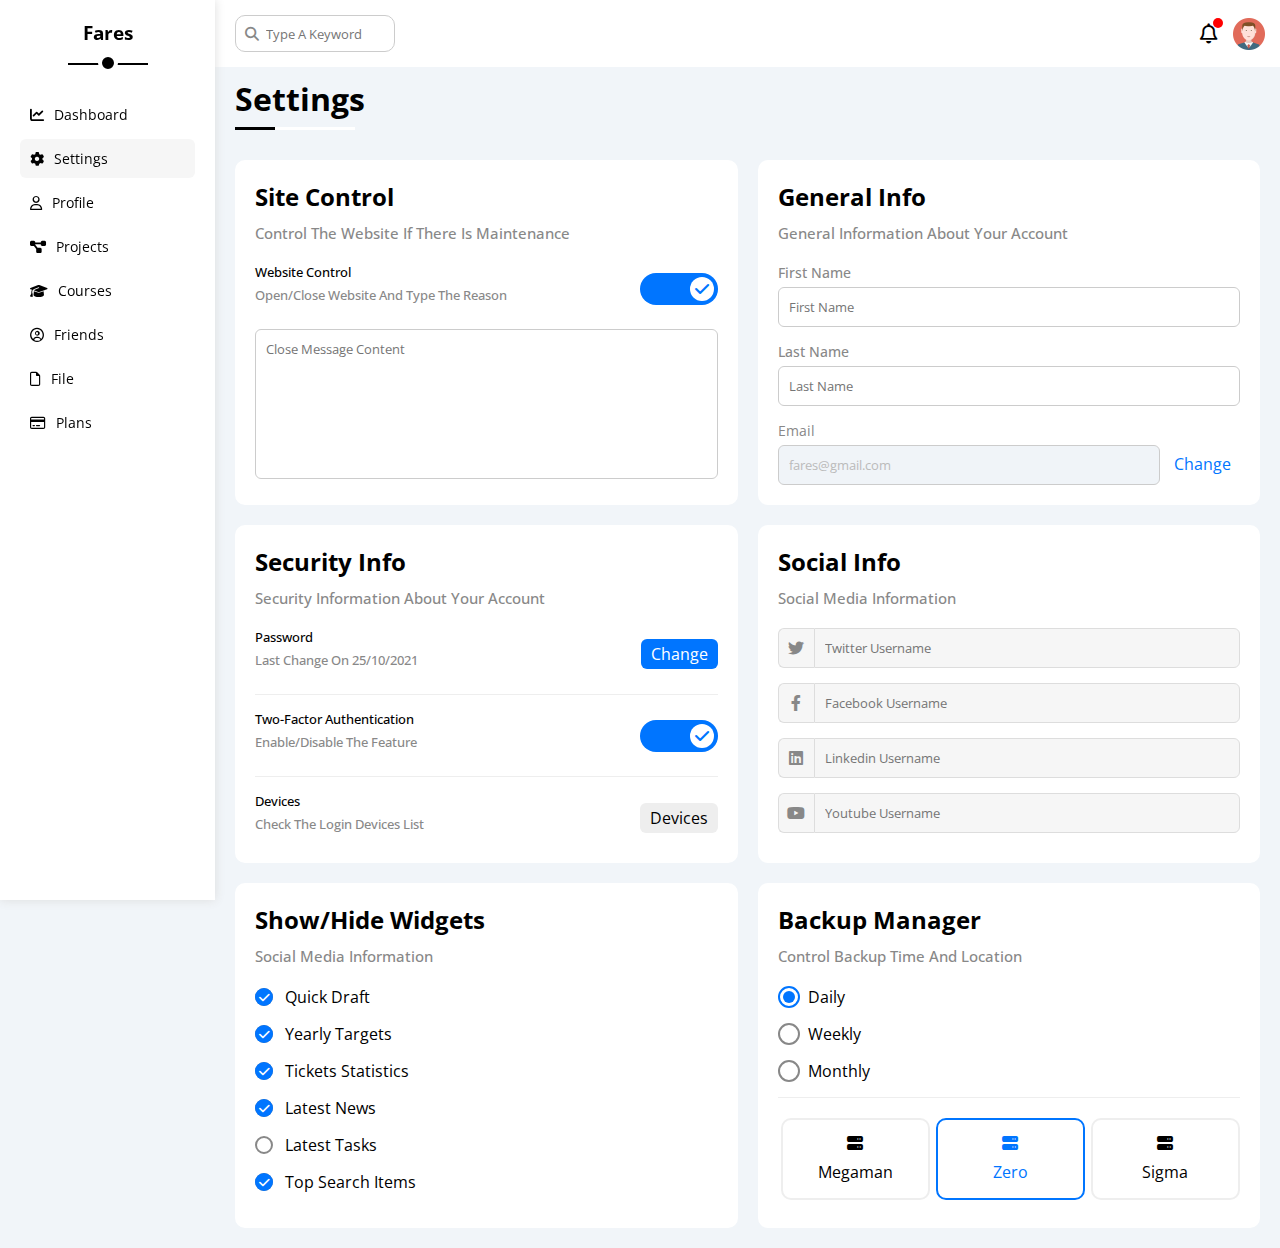
<file: Settings.html>
<!DOCTYPE html>
<html lang="en">
<head>
    <meta charset="UTF-8">
    <meta http-equiv="X-UA-Compatible" content="IE=edge">
    <meta name="viewport" content="width=device-width, initial-scale=1.0">
    <title>Settings</title>
    <link rel="stylesheet" href="css/all.min.css">
    <link rel="stylesheet" href="css/main.css">
</head>
<body>
<!-- start sidebar -->
    <div class="sidebar">
        <h3 class="logo">Fares</h3>
        <ul>
            <li>
                <a href="index.html" >
                    <i class="fa-solid fa-chart-line"></i>
                    <span>Dashboard</span>
                </a>
            </li>
            <li>
                <a href="Settings.html" class="active">
                    <i class="fa-solid fa-gear"></i>
                    <span>Settings</span>
                </a>
            </li>
            <li>
                <a href="Profile.html">
                    <i class="fa-regular fa-user"></i>
                    <span>Profile</span>
                </a>
            </li>
            <li>
                <a href="projects.html">
                    <i class="fa-solid fa-diagram-project"></i>
                    <span>Projects</span>
                </a>
            </li>
            <li>
                <a href="Courses.html">
                    <i class="fa-solid fa-graduation-cap"></i>
                    <span>Courses</span>
                </a>
            </li>
            <li>
                <a href="Friends.html">
                    <i class="fa-regular fa-circle-user"></i>
                    <span>Friends</span>
                </a>
            </li>
            <li>
                <a href="Files.html">
                    <i class="fa-regular fa-file"></i>
                    <span>File</span>
                </a>
            </li>
            <li>
                <a href="Plans.html">
                    <i class="fa-regular fa-credit-card"></i>
                    <span>Plans</span>
                </a>
            </li>
        </ul>
    </div>
    <!-- end sidebar -->
    <!-- start content -->
    <div class="contant">
        <!-- start nav -->
        <nav>
            <div class="search">
                <input type="search" name="search" placeholder="Type A Keyword">
            </div>
            <div class="icons">
                <span class="notification"><i class="fa-regular fa-bell fa-lg"></i></span>
                <img src="images/avatar.png" alt="" width="32px">
            </div>
        </nav>
        <!-- end nav -->

        <!-- start Settings -->
        <div class="main-title settings">
            <div class="container"> 
                <h1>Settings</h1>

                <!-- start wrapper -->
                <div class="wrapper">
                    <!-- start Site Control -->
                    <div class="box site-control">
                        <div class="title-box">
                            <h2>Site Control</h2>
                            <p>Control The Website If There Is Maintenance</p>
                        </div>
                        <div class="control">
                            <div class="info">
                                <span>Website Control</span>
                                <p>Open/Close Website And Type The Reason</p>
                            </div>
                            <div>
                                <!-- <label>
                                    <input class="toggle-checkbox" type="checkbox" checked>
                                    <div class="toggle-switch"></div>
                                </label> -->
                                <div class="toggle-btn">
                                    <div class="icon">
                                        <i class="fa-solid fa-check"></i>
                                    </div>    
                                </div>
                            </div>
                        </div>
                        <textarea class="close-message" placeholder="Close Message Content"></textarea>
                    </div>
                    <!-- end Site Control -->
                    <!-- start General Info -->
                    <div class="box general-info">
                        <div class="title-box">
                            <h2>General Info</h2>
                            <p>General Information About Your Account</p>
                        </div>
                        <div class="row">
                            <label for="first">First Name</label>
                            <input type="text" id="first" placeholder="First Name">
                        </div>
                        <div class="row">
                            <label for="Last">Last Name</label>
                            <input type="text" id="Last" placeholder="Last Name">
                        </div>
                        <div class="email">
                            <label for="email">Email</label>
                            <input type="email" id="email" placeholder="email" value="fares@gmail.com" disabled>
                            <a href="#">Change</a>
                        </div>
                    </div>
                    <!-- end General Info -->
                    <!-- start Security Info -->
                    <div class="box security-info">
                        <div class="title-box">
                            <h2>Security Info</h2>
                            <p>Security Information About Your Account</p>
                        </div>
                        <div class="row">
                            <div class="info">
                                <span>Password</span>
                                <p>Last Change On 25/10/2021</p>
                            </div>
                            <a href="#" class="Change">Change</a>
                        </div>
                        <div class="row">
                            <div class="info">
                                <span>Two-Factor Authentication</span>
                                <p>Enable/Disable The Feature</p>
                            </div>
                            <!-- <label>
                                <input class="toggle-checkbox" type="checkbox" checked>
                                <div class="toggle-switch"></div>
                            </label>  -->
                            <div class="toggle-btn toggle-btn2">
                                <div class="icon icon2">
                                    <i class="fa-solid fa-check"></i>
                                </div>    
                            </div>
                        </div>
                        <div class="row">
                            <div class="info">
                                <span>Devices</span>
                                <p>Check The Login Devices List</p>
                            </div>
                            <a href="#" class="Devices">Devices</a>
                        </div>
                    </div>
                    <!-- end Security Info -->
                    <!-- start Social Info -->
                    <div class="box social-info">
                        <div class="title-box">
                            <h2>Social Info</h2>
                            <p>Social Media Information</p>
                        </div>
                        <div class="row twitter">
                            <i class="fa-brands fa-twitter"></i>
                            <input type="text" placeholder="Twitter Username">
                        </div>
                        <div class="row facebook">
                            <i class="fa-brands fa-facebook-f "></i>
                            <input type="text" placeholder="Facebook Username">
                        </div>
                        <div class="row linkedin">
                            <i class="fa-brands fa-linkedin"></i>
                            <input type="text" placeholder="Linkedin Username">
                        </div>
                        <div class="row youtube">
                            <i class="fa-brands fa-youtube"></i>
                            <input type="text" placeholder="Youtube Username">
                        </div>
                    </div>
                    <!-- end Social Info -->
                    <!-- start Widgets Control -->
                    <div class="box widgets-control">
                        <div class="title-box">
                            <h2>Show/Hide Widgets</h2>
                            <p>Social Media Information</p>
                        </div>
                        <ul>
                            <li>
                                <input type="checkbox" name="" id="one" checked>
                                <label for="one">Quick Draft</label>
                            </li>
                            <li>
                                <input type="checkbox" name="" id="two" checked>
                                <label for="two">Yearly Targets</label>
                            </li>
                            <li>
                                <input type="checkbox" name="" id="three" checked>
                                <label for="three">Tickets Statistics</label>
                            </li>
                            <li>
                                <input type="checkbox" name="" id="four" checked>
                                <label for="four">Latest News</label>
                            </li>
                            <li>
                                <input type="checkbox" name="" id="five">
                                <label for="five">Latest Tasks</label>
                            </li>
                            <li>
                                <input type="checkbox" name="" id="six" checked>
                                <label for="six">Top Search Items</label>
                            </li>
                        </ul>
                    </div>
                    <!-- end Widgets Control -->
                    <!-- start Backup Manager -->
                    <div class="box backup-manager">
                        <div class="title-box">
                            <h2>Backup Manager</h2>
                            <p>Control Backup Time And Location</p>
                        </div>
                        <ul>
                            <li>
                                <input type="radio" name="time" id="daily" checked>
                                <label for="daily">Daily</label>
                            </li>
                            <li>
                                <input type="radio" name="time" id="weekly">
                                <label for="weekly">Weekly</label>
                            </li>
                            <li>
                                <input type="radio" name="time" id="monthly">
                                <label for="monthly">Monthly</label>
                            </li>
                        </ul>
                        <div class="servers">
                            <input type="radio" name="servers" id="servers-one">
                            <div class="sarver">
                                <label for="servers-one">
                                    <i class="fa-solid fa-server d-block mb-10"></i>
                                    Megaman
                                </label>
                            </div>
                            <input type="radio" name="servers" id="servers-two" checked>
                            <div class="sarver">
                                <label for="servers-two">
                                    <i class="fa-solid fa-server d-block mb-10"></i>
                                    Zero
                                </label>
                            </div>
                            <input type="radio" name="servers" id="servers-three">
                            <div class="sarver">
                                <label for="servers-three">
                                    <i class="fa-solid fa-server d-block mb-10"></i>
                                    Sigma
                                </label>
                            </div>
                        </div>
                    </div>
                    <!-- end Backup Manager -->
                </div>
                <!-- end wrapper -->
            </div>
        </div>
        
    </div>
    <!-- end content -->

<!-- js file -->
<script src="js/file.js"></script>
</body>
</html>
</file>
<file: css/main.css>
@font-face {
    font-family: OpenSans;
    src: url(../googel-fonts/OpenSans-VariableFont_wdth\,wght.ttf);
}
*{
    font-family: OpenSans;
    padding: 0;
    margin: 0;
    box-sizing: border-box;
}
body{
    background-color: #F1F5F9;
}
a{
    text-decoration: none;
}
ul{
    list-style: none;
}

.container{
    
    margin: 0 20px 20px ;
}

:root{
    --grey-color: #888;
    --blue-color: #0075ff;
    --blue-alt-color: #0d69d5;
    --orange-color: #f59e0b;
    --green-color: #22c55e;
    --red-color: #f44336;
    --fa-style-family-classic:"Font Awesome 6 Free";
}
.title{
    margin-bottom: 20px;
}
/*** main title ***/
.main-title h1{
    position: relative;
    margin-top: 10px;
    margin-bottom: 40px;
}
.main-title h1::before{
    background-color: white;
    width: 120px;
}
.main-title h1::before, .main-title h1::after{
    content: "";
    position: absolute;
    height: 3px;
    left: 0;
    bottom: -10px;
}
.main-title h1::after{
    width: 40px;
    background-color: black;
}
/*** main title ***/

/*** scrollbar style ***/
::-webkit-scrollbar {
    width: 15px;
}
::-webkit-scrollbar {
    width: 15px;
}
::-webkit-scrollbar-thumb {
    background-color: var(--blue-color);
}
::-webkit-scrollbar-track {
    background-color: white;
}

/*********************************************************/


/*** sidebar ***/
.sidebar{
    background-color: white;
    width: 215px;
    box-shadow: 0 0 10px #ddd;
    height: 100vh;
    position: fixed;
    top: 0;
    left: 0;
    padding: 20px;
    
}
.sidebar .logo{
    margin-bottom: 50px;
    text-align: center;
    position: relative;
}
.sidebar .logo::before{
    width: 80px;
    height: 2px;
    bottom: -20px;
}
.sidebar .logo::after{
    width: 12px;
    height: 12px;
    border-radius: 50%;
    border: 4px solid white;
    bottom: -28px;
}
.sidebar .logo::before,.sidebar .logo::after{
    content: "";
    position: absolute;
    background-color: black;
    left: 50%;
    transform: translatex(-50%);
} 
.sidebar ul{
    list-style: none;
    margin-top: 20px;
}

.sidebar ul li a{
    display: flex;
    align-items: center;
    padding: 10px;
    margin-bottom: 5px;
    font-size: 14px;
    border-radius: 6px;
    color: black;
    transition: 0.3s;
}
.sidebar ul li a.active{
    background-color: #f6f6f6;
}
.sidebar ul li a:hover{
    background-color: #f6f6f6;
}
.sidebar ul li a span{
    margin-left: 10px;
}

/*** contant ***/
.contant{
    background-color: #f1f5f9;
    min-height: 100vh;
    margin-left: 215px;
    width: calc(100% - 215px);
}


/*** nav ***/
.contant nav{
    display: flex;
    align-items: center;
    justify-content: space-between;
    background-color: white;
    padding: 15px;
    height: 67px;
}
.contant nav .search{
    position: relative;
}
.contant nav .search::before{
    font-family: var(--fa-style-family-classic) ;
    content: "\f002";
    font-weight: 900;
    color: var(--grey-color);
    position: absolute;
    left: 15px;
    font-size: 14px;
    top: 50%;
    transform: translateY(-50%);
}
.contant nav .search input{
    padding: 10px;
    padding-left: 30px;
    padding-right: 5px;
    width: 160px;
    border-radius: 10px;
    transition: width 0.3s;
    border: 1px solid #ccc;
    outline: 0;
    margin-left: 5px;
    max-height: 37px;
}
.contant nav .search input:focus {
    width: 200px;
}
.contant nav .search input:focus::placeholder {
    visibility: hidden;
}
.contant nav .icons{
    display: flex;
    align-items: center;
}
.contant nav .icons .notification{
    position: relative;
}
.contant nav .icons .notification::after{
    position: absolute;
    content: "";
    width: 10px;
    height: 10px;
    border-radius: 50%;
    background-color: red;
    top: -5px;
    right: -5px;
}
.contant nav .icons img{
    margin-left: 15px;
}



/**********************
*** dashboard page
******************/

/*** chartBox ***/
.chartBox{
    display: grid;
    grid-template-columns: repeat(auto-fill, minmax(450px, 1fr));
    gap: 20px;

    margin-bottom: 20px;

}

/*** target ***/
.target{
    background-color: white;
    border-radius: 10px;
    overflow: hidden;
    padding: 20px;
}
.head-target{
    margin-bottom: 10px;
}

.head-target p{
    color: var(--grey-color);
    font-size: 13px;
    line-height: 2;
}
.body-target{
    display: grid;
    grid-template-columns: 1fr 1fr 1fr;
    place-items: center;
}
.circual{
    display: grid;
    place-items: center;
    gap: 10px;
}
.details{
    text-align: center;
}
.circual-progress, .circual-progress2, .circual-progress3{
    position: relative;
    width: 100px;
    height: 100px;
    border-radius: 50%;
    display: grid;
    place-items: center;
}
.circual-progress::before, .circual-progress2::before,.circual-progress3::before{
    content: "";
    position: absolute;
    width: 84%;
    height: 84%;
    background-color: white;
    border-radius: 50%;
}
.value-container, .value-container2, .value-container3{
    position: relative;
    font-size: 30px;
}


/*** Top-Search ***/
.Top-Search{
    min-height: 200px!important;
    background-color: white;
    border-radius: 10px;
    overflow: hidden;
    padding: 20px;
    position: relative;
}
.Top-Search > h2{
    position: absolute;
    right: 45px;
    top: 60px;
    font-size: 19px;
    text-decoration-color: var(--blue-color);
    font-weight: 600;
}
.Top-Search > h2 span{
    color: var(--blue-color);
    font-weight: 600;
}
.Top-Search #chartjs-dashboard-pie{
    /* height: 213px!important; */
    width: 100%;
}
/* Statistics */
/* .Statistics{
    background-color: white;
    border-radius: 10px;
    display: flex;
    align-items: center;
} */

/*** wrapper ***/
.wrapper{
    display: grid;
    grid-template-columns: repeat(auto-fill, minmax(450px, 1fr));
    gap: 20px;
    margin-bottom: 20px;
}
.box{
    background-color: white;
    border-radius: 10px;
    overflow: hidden;
    padding: 20px;
}


/*** welcome ***/
.welcome{
    padding: 0;
}
.welcome .head{
    display: flex;
    justify-content: space-between;
    align-items: center;
    background-color: #eee;
    padding: 20px;
}
.welcome .head p{
    color: var(--grey-color);
    margin-top: 5px;
    margin-bottom: 20px;
}
.welcome .head img{
    width: 200px;
    margin-bottom: -10px;
}
.welcome .avatar{
    width: 64px;
    border: 2px solid white;
    box-shadow: 0 0 5px #ddd;
    border-radius: 50%;
    margin-top: -32px;
    margin-left: 20px;
    padding: 2px;
}
.welcome .body{
    padding: 20px;
    margin: 20px 0;
    display: flex;
    align-items: center;
    justify-content: center;
    text-align: center;
    border-top: 1px solid #eee;
    border-bottom: 1px solid #eee;
}
.welcome .body > div{
    flex: 1;
}
.welcome .body span{
    display: block;
    font-size: 14px;
    margin-top: 10px;
    color: var(--grey-color);
    
}
.welcome > a{
    padding: 4px 10px;
    border-radius: 6px;
    display: block;
    margin: 30px 20px 15px auto;
    text-align: end;
    width: fit-content;
    font-size: 14px;
    background: var(--blue-color);
    color: white;
    transition: 0.3s;
}
.welcome > a:hover{
    background-color: var(--blue-alt-color);
}


/*** quic-draft ***/
.quick-draft p{
    color: var(--grey-color);
    margin-top: 5px;
    margin-bottom: 20px;
}
.quick-draft form input{
    display: block;
    width: 100%;
    margin-bottom: 20px;
    background-color: #eee;
    border: none;
    outline: none;
    border-radius: 6px;
    padding: 10px;
}
.quick-draft form textarea {
    resize: none;
    min-height: 205px;
    background-color: #eee;
    width: 100%;
    display: block;
    padding: 10px;
    margin-bottom: 20px;
    border: none;
    border-radius: 6px;
    outline: none;
}
.quick-draft a{
    padding: 4px 10px;
    border-radius: 6px;
    display: block;
    margin: 0 20px 15px auto;
    text-align: end;
    width: fit-content;
    font-size: 14px;
    background: var(--blue-color);
    color: white;
    transition: 0.3s;
}
.quick-draft form .save {
    margin-left: auto;
    margin-bottom: 0;
    transition: 0.3s;
    cursor: pointer;
    width: fit-content;
    padding: 4px 10px;
    border-radius: 6px;
    border: none;
    font-size: 14px;
    background-color: var(--blue-color);
    color: white;
}
.quick-draft form .save:hover{
    background-color: var(--blue-alt-color);
}


/*** Latest News ***/
.latest-news .news img{
    width: 100px;
    border-radius: 6px;
    margin-right: 15px;
}
.latest-news .news{
    display: flex;
    align-items: center;
}
.latest-news .news :nth-child(2){
flex-grow: 1;
}
.latest-news .news:not(:last-of-type) {
    margin-bottom: 20px;
    padding-bottom: 20px;
    border-bottom: 1px solid #eee;
}
.latest-news .news .info h3{
    font-size: 16px;
    margin-bottom: 6px;
}
.latest-news .news .info p{
    font-size: 14px;
    color: var(--grey-color);
}
.latest-news .news .btn-news{
    padding: 4px 10px;
    border-radius: 6px;
    font-size: 13px;
    background-color: #eee;
}


/*** Statistics ***/
.Statistics .body{
    display: grid;
    grid-template-columns: 1fr 1fr;
    gap: 20px;
}
.card{
    text-align: center;
    padding: 20px;
    border: 1px solid #ccc;
    border-radius: 10px;

}
.card i{
    margin-bottom: 10px;
}
.card .fa1{
    color: var(--orange-color);
}
.card .fa2{
    color: var(--blue-color);
}
.card .fa3{
    color: var(--green-color);
}
.card .fa4{
    color: var(--red-color);
}
.card span{
    color: black;
    margin-bottom: 5px;
    font-size: 25px;
    font-weight: bold;
    display: block;
}
.card small{
    color: var(--grey-color);
    font-size: 13px;
}


/*** Latest Tasks ***/
.latest-tasks .row{
    display: flex;
    justify-content: space-between;
    align-items: center;
}
.latest-tasks .row:not(:last-of-type){
    padding-bottom: 15px;
    margin-bottom: 15px;
    border-bottom: 1px solid #eee;
}
.latest-tasks .row h3{
    font-size: 15px;
    margin-bottom: 5px;
}
.latest-tasks .row p{
    color: var(--grey-color);
}
.latest-tasks .mute{
    text-decoration: line-through;
    color: var(--grey-color);
    font-weight: normal;
}
.latest-tasks .mute i{
    color: var(--red-color);
    transition: 0.3s;
}

.latest-tasks i:hover{
    color: var(--red-color);
    cursor: pointer;
}

/*** latest-uploads ***/
.latest-uploads .row{
    display: flex;
    justify-content: space-between;
    align-items: center;
}
.latest-uploads .row:not(:last-child){
    border-bottom: 1px solid #eee;
    padding-bottom: 10px;
    margin-bottom: 10px;
}
.latest-uploads .info{
    display: flex;
    align-items: center;
}
.latest-uploads .info img{
    width: 40px;
    height: 40px;
    margin-right: 10px;
}
.latest-uploads .info span{
    font-size: 15px;
    color: var(--grey-color);
}
.latest-uploads .info p{
    font-weight: 600;
}
.latest-uploads .row .btn-shape{
    padding: 4px 10px;
    border-radius: 6px;
    background-color: #eee;
}

/*** Last Project Progress ***/
.last-project{
    position: relative;
}
.last-project ul{
    list-style: none;
    position: relative;
}
.last-project ul::before{
    content: '';
    position: absolute;
    width: 2px;
    height: 100%;
    left: 11px;
    background-color: var(--blue-color);
}
.last-project ul li{
    display: flex;
    align-items: center;
    margin-top: 25px;
}
.last-project ul li::before{
    content: "";
    width: 20px;
    height: 20px;
    border-radius: 50%;
    background: white;
    outline: 2px solid var(--blue-color);
    border: 2px solid white;
    margin-right: 15px;
    display: block;
    z-index: 1;
}
.last-project ul li.done::before {
    background-color: var(--blue-color);
}
.last-project ul li.current::before {
    animation: change-color 0.8s infinite alternate;
    background: var(--blue-color);
}
.last-project img{
    position: absolute;
    width: 160px;
    bottom: 0;
    right: 0;
    opacity: 0.1;
}

/*** Reminders ***/
.reminders ul{
    list-style: none;
}
.reminders ul li{
    display: flex;
    align-items: center;
    margin-top: 15px;
}
.reminders ul li i{
    margin-right: 15px;
    font-size: 30px;
    font-weight: 100;
}
.reminders ul li .f1{
    color: var(--blue-color);
}
.reminders ul li .f2{
    color: var(--green-color);
}
.reminders ul li .f3{
    color: var(--orange-color);
}
.reminders ul li .f4{
    color: var(--red-color);
}
.reminders ul li .info p{
    margin-bottom: 5px;
    font-size: 14px;
    font-weight: bold;
}
.reminders ul li .info span{
    font-size: 13px;
    color: var(--grey-color);
}

/*** Latest Post ***/
.latest-post .head{
    display: flex;
    align-items: center;
}
.latest-post .head img{
    width: 48px;
    height: 48px;
    margin-right: 15px;
}
.latest-post .head .info :first-child{
    display: block;
    margin-bottom: 5px;
    font-weight: bold;
}
.latest-post .head .info :last-child{
    color: var(--grey-color);
}
.latest-post p{
    margin: 20px 0;
    padding: 20px 0;
    border-top: 1px solid #eee;
    border-bottom: 1px solid #eee;
    line-height: 1.8;
    min-height: 140px;
    font-weight: 500;
}
.latest-post .foot{
    display: flex;
    justify-content: space-between;
    align-items: center;
    color: var(--grey-color);
}


/*** Social Media Stats ***/
.social-media .row{
    display: flex;
    justify-content: space-between;
    position: relative;
    padding: 15px;
    padding-left: 70px;
    margin-bottom: 10px;
}
.social-media .twitter{
    background-color: rgb(29 161 242 / 20%);
    color: #1da1f2;
}
.social-media .facebook{
    background-color: rgb(24 119 242 / 20%);
    color: #1da1f2;
}
.social-media .youtube{
    background-color: rgb(255 0 0 / 20%);
    color: #ff0000;
}
.social-media .linkedin{
    background-color: rgb(0 119 181 / 20%);
    color: #0077b5;
}

.social-media .row i{
    position: absolute;
    width: 54px;
    height: 100%;
    left: 0;
    top: 0;
    display: flex;
    align-items: center;
    justify-content: center;
    transition: 0.3s;
}
.social-media .row i:hover{
    transform: rotate(5deg);
}
.social-media .twitter i, .social-media .twitter a{
    background-color: #1da1f2;
    color: white;
}
.social-media .facebook i, .social-media .facebook a{
    background-color: #1877f2;
    color: white;
}
.social-media .youtube i, .social-media .youtube a{
    background-color: #ff0000;
    color: white;
}
.social-media .linkedin i, .social-media .linkedin a{
    background-color: #0077b5;
    color: white;
}
.social-media .row span{

}
.social-media .row a{
    font-size: 13px;
    padding: 4px 10px;
    border-radius: 6px;
    height: fit-content;
}

/*** Projects Table ***/
.projects-table .responsive-table {
    overflow-x: auto;
}
.projects-table table{
    width: 100%;
    min-width: 1000px;
    border-spacing: 0;
    font-size: 15px;
}
.projects-table table td{
    padding: 15px;
}
.projects-table table img {
    width: 32px;
    height: 32px;
    border-radius: 50%;
    padding: 2px;
    background-color: white;
}
.projects-table table img:not(:first-child) {
    margin-left: -20px;
}
.projects-table thead td{
    background-color: #eee;
    font-weight: bold;
}
.projects-table tbody td {
    border-bottom: 1px solid #eee;
    border-left: 1px solid #eee;
    transition: 0.3s;
}
.projects-table table tbody tr td:last-child {
    border-right: 1px solid #eee;
}
.projects-table table .btn {
    padding: 4px 10px;
    border-radius: 6px;
    font-size: 13px;
    color: white;
}
.projects-table table .label1{
    background-color: var(--orange-color);
}
.projects-table table .label2{
    background-color: var(--blue-color);
}
.projects-table table .label3{
    background-color: var(--green-color);
}
.projects-table table .label5{
    background-color: var(--red-color);
}
.projects-table tbody tr:hover td {
    background-color: #faf7f7;
}
.projects-table .responsive-table {
    overflow-x: auto;
}




/**********************
*** Settings page
*****************/
.title-box h2{
    margin-bottom: 10px;
}
.title-box p{
    margin-bottom: 20px;
    font-size: 15px;
    color: var(--grey-color);
    font-weight: 500;
}

.info p{
    font-size: 13px;
    color: var(--grey-color);
    margin-top: 5px;
    margin-bottom: 10px;
    font-weight: 500;
}

/*** Site Control ***/

.site-control .control{
    display: flex;
    justify-content: space-between;
    align-items: center;
    margin-bottom: 15px;
}
/* *** *** *** *** */
.toggle-checkbox {
    -webkit-appearance: none;
    appearance: none;
    display: none;
}
.toggle-checkbox:checked + .toggle-switch {
    background-color: var(--blue-color);
}
.toggle-switch {
    background-color: #ccc;
    width: 78px;
    height: 32px;
    border-radius: 16px;
    position: relative;
    transition: 0.3s;
    cursor: pointer;
}
.toggle-checkbox:checked + .toggle-switch::before {
    content: "\f00c";
    left: 50px;
    color: var(--blue-color);
}

.toggle-switch::before {
    font-family: var(--fa-style-family-classic);
    content: "\f00d";
    font-weight: 900;
    background-color: white;
    width: 24px;
    height: 24px;
    position: absolute;
    border-radius: 50%;
    top: 4px;
    left: 4px;
    display: flex;
    justify-content: center;
    align-items: center;
    color: #aaa;
    transition: 0.3s;
}
/* *** *** *** *** */
/* *** *** *** *** *** *** */
.toggle-btn{
    border: 0;
    background-color: var(--blue-color);
    width: 78px;
    height: 32px;
    border-radius: 16px;
    position: relative;
    cursor: pointer;
    transition: all 0.3s ease;
}
.toggle-btn.off{
    background-color: #ccc;

}
.toggle-btn .icon{
    font-weight: 900;
    background-color: white;
    width: 24px;
    height: 24px;
    position: absolute;
    border-radius: 50%;
    top: 4px;
    right: 4px;
    display: flex;
    justify-content: center;
    align-items: center;
    color: var(--blue-color);
    transition: all 0.3s ease;
}
.toggle-btn.off .icon{
    color: #aaa;
    right: calc(100% - 24px - 4px);
}
/* *** *** *** *** *** *** */
.site-control .close-message {
    border: 1px solid #ccc;
    resize: none;
    min-height: 150px;
    width: 100%;
    border-radius: 6px;
    padding: 10px;
    display: block;
    outline: none;
}

/*** General Info ***/
.general-info .row{
    margin-bottom: 15px;
}
.general-info .row label{
    font-size: 14px;
    color: var(--grey-color);
    margin-bottom: 5px;
    display: block;
    font-weight: 500;
}
.general-info .row input{
    display: block;
    width: 100%;
    border-radius: 6px;
    padding: 10px;
    border: 1px solid #ccc;
    outline: none;
}
.general-info .email label{
    font-size: 14px;
    color: var(--grey-color);
    display: block;
    margin-bottom: 5px;
}
.general-info .email input{
    padding: 10px;
    margin-right: 10px;
    display: inline-flex;
    width: calc(100% - 80px);
    border-radius: 6px;
    border: 1px solid #ccc;
    outline: none;

}
.general-info .email input:disabled{
    cursor: no-drop;
    background-color: #f0f4f8;
    color: #bbb;
}
.general-info a{
    color: var(--blue-color);
}

/*** Security Info ***/

.security-info .row{
    display: flex;
    justify-content: space-between;
    align-items: center;
}
.security-info .row:not(:last-of-type){
    padding-bottom: 15px;
    margin-bottom: 15px;
    border-bottom: 1px solid #eee;
}
.security-info .row .Change{
    padding: 4px 10px;
    border-radius: 6px;
    background: var(--blue-color);
    color: white;
    transition: 0.3s;
}
.security-info .row .Change:hover{
    background-color: var(--blue-alt-color);
}
.security-info .row .Devices{
    padding: 4px 10px;
    border-radius: 6px;
    background: #eee;
    color: black;
    transition: 0.3s;
}


/*** Social Info ***/
.social-info .row{
    display: flex;
    align-items: center;
}
.social-info .row:not(:last-child){
    margin-bottom: 15px;
}
.social-info .row i{
    display: flex;
    align-items: center;
    justify-content: center;
    width: 40px;
    height: 40px;
    background: #f6f6f6;
    border: 1px solid #ddd;
    border-right: 0;
    border-radius: 6px 0 0 6px;
    color: var(--grey-color);
    transition: 0.3s;
}
.social-info .row input{
    width: 100%;
    height: 40px;
    padding-left: 10px;
    border: 1px solid #ddd;
    background-color: #f6f6f6;
    border-radius: 0 6px 6px 0;
    outline: none;
}
.social-info .twitter:focus-within i{
    color: #1da1f2;
}
.social-info .facebook:focus-within i{
    color: #1877f2;
}
.social-info .linkedin:focus-within i{
    color: #0077b5;
}
.social-info .youtube:focus-within i{
    color: #ff0000;
}

/*** widgets-control ***/
.widgets-control ul li{
    display: flex;
    align-items: center;
    margin-bottom: 15px;
}
.widgets-control ul li input[type="checkbox"] {
    -webkit-appearance: none;
    appearance: none;
}
.widgets-control ul li label{
    padding-left: 30px;
    cursor: pointer;
    position: relative;
}
.widgets-control ul li label::before{
    content: "";
    width: 14px;
    height: 14px;
    border: 2px solid var(--grey-color);
}
.widgets-control ul li label::before, .widgets-control ul li label::after{
    position: absolute;
    left: 0;
    top: 50%;
    margin-top: -9px;
    border-radius: 50%;

}
.widgets-control ul li input[type="checkbox"]:checked + label::after {
    transform: scale(1);
}
.widgets-control ul li label::after{
    font-family: var(--fa-style-family-classic);
    content: "\f00c";
    font-weight: 900;
    background-color: var(--blue-color);
    color: white;
    font-size: 12px;
    width: 18px;
    height: 18px;
    display: flex;
    justify-content: center;
    align-items: center;
    transform: scale(0) rotate(360deg);
    transition: 0.3s;
}

/*** backup-manager ***/
.backup-manager ul li{
    margin-bottom: 15px;
    display: flex;
    align-items: center;

}
.backup-manager ul li input[type="radio"] {
    -webkit-appearance: none;
    appearance: none;
}
.backup-manager ul li label{
    position: relative;
    padding-left: 30px;
    cursor: pointer;
}

.backup-manager ul li label::before{
    content: "";
    position: absolute;
    top: 50%;
    left: 0;
    margin-top: -11px;
    width: 18px;
    height: 18px;
    border: 2px solid var(--grey-color);
    border-radius: 50%;
}
.backup-manager li input[type="radio"]:checked + label::before {
    border-color: var(--blue-color);
}
.backup-manager ul li label::after{
    content: "";
    position: absolute;
    left: 5px;
    top: 5px;
    width: 12px;
    height: 12px;
    background: var(--blue-color);
    border-radius: 50%;
    transition: 0.3s;
    transform: scale(0);
}
.backup-manager li input[type="radio"]:checked + label::after {
    transform: scale(1);
}

.backup-manager .servers{
    padding-top: 20px;
    border-top: 1px solid #eee;
    display: flex;
    gap: 3px;
    align-items: center;
    text-align: center;
}
.backup-manager .servers input[type="radio"]{
    -webkit-appearance: none;
    appearance: none;
}
.backup-manager .servers .sarver{
    width: 100%;
    border: 2px solid #eee;
    position: relative;
    border-radius: 10px;
}
.backup-manager .servers .sarver label{
    display: block;
    cursor: pointer;
    margin: 15px;
}
.backup-manager .servers .sarver label i{
    display: block;
    margin-bottom: 10px;
}
.backup-manager .servers input[type="radio"]:checked + .sarver {
    border-color: var(--blue-color);
    color: var(--blue-color);
}



/**********************
*** Profile page
*******************/

/*** overview ***/
.overview{
    display: flex;
    align-items: center;
    background-color: white;
    border-radius: 10px;
}
.overview .avatar-box{
    width: 300px;
    text-align: center;
    padding: 20px;
}
.overview .avatar-box img{
    width: 120px;
    height: 120px;
    border-radius: 50%;
    margin-bottom: 10px;
}
.overview .avatar-box p{
    margin-top: 10px;
    margin-bottom: 15px;
    color: var(--grey-color);
}
.overview .avatar-box .level{
    height: 6px;
    overflow: hidden;
    margin: auto;
    width: 70%;
    position: relative;
    border-radius: 6px;
    background-color: #eee;
}
.overview .avatar-box .level span{
    position: absolute;
    left: 0;
    top: 0;
    height: 100%;
    background-color: var(--blue-color);
    border-radius: 6px;
}
.overview .avatar-box .rating{
    margin: 10px 0;
}
.overview .avatar-box .rating i{
    color: var(--orange-color);
    font-size: 13px;
}
.overview .avatar-box .p{
    font-size: 13px;
    margin: 0;
}

/*** info-box ***/
.info-box{
    width: 100%;
}
.info-box .row{
    display: flex;
    flex-wrap: wrap;
    align-items: center;
    border-bottom: 1px solid #eee;
    transition: 0.3s;
    padding: 20px;
}
.info-box .row:hover{
    background-color: #f9f9f9;
}
.info-box .row h4{
    font-weight: normal;
    width: 100%;
    font-size: 15px;
    color: var(--grey-color);
}
.info-box .row > div{
    min-width: 250px;
    padding: 10px 0 0;
    font-size: 14px;
}
.info-box .row div span:first-child{
    font-size: 14px;
    color: var(--grey-color);
}

/* ********************* */
.info-box .row label .toggle-switch{
    height: 20px;
}
.info-box .toggle-switch::before {
    width: 12px;
    height: 12px;
    font-size: 8px;
}
.info-box .toggle-checkbox:checked + .toggle-switch::before {
    left: 62px;
}
/* *********************** */

/*** other-data ***/
.other-data{
    display: flex;
    gap: 20px;
}
.other-data .skills-card{
    background-color: white;
    border-radius: 10px;
    flex-grow: 1;
    margin-top: 20px;
    padding: 20px;
}
.other-data .skills-card ul li:not(:last-child) {
    border-bottom: 1px solid #eee;
}
.other-data .skills-card ul li {
    padding: 15px 0;
}
.other-data .skills-card ul li span:not(:last-child) {
    margin-right: 5px;
}
.other-data .skills-card ul li span {
    display: inline-flex;
    padding: 4px 10px;
    background-color: #eee;
    border-radius: 6px;
    font-size: 14px;
}

/*** activities ***/
.activities{
    flex-grow: 2;
    background-color: white;
    border-radius: 10px;
    margin-top: 20px;
    padding: 20px;
}
.activities .row{
    display: flex;
    align-items: center;
}
.activities .row:not(:last-of-type) {
    border-bottom: 1px solid #eee;
    padding-bottom: 20px;
    margin-bottom: 20px;
}
.activities .row img{
    width: 64px;
    height: 64px;
    margin-right: 10px;
}
.activities .row .info :first-child{
    display: block;
    margin-bottom: 10px;
}
.activities .row .info :last-child{
    color: var(--grey-color);
}
.activities .row .date :first-child{
    display: block;
    margin-bottom: 10px;
}
.activities .row .date :last-child{
    color: var(--grey-color);
}



/**********************
*** projects page
****************/
.projects{
    display: grid;
    grid-template-columns: repeat(auto-fill, minmax(500px, 1fr));
    gap: 20px;

}
.projects .project{
    background-color: white;
    border-radius: 6px;
    padding: 20px;
    position: relative;
}
.projects .project .date{
    position: absolute;
    top: 10px;
    right: 10px;
    font-size: 13px;
    color: var(--grey-color);
}
.projects .project h4{
    font-weight:500;
}
.projects .project p{
    font-size: 14px;
    counter-reset: var(--grey-color);
    margin: 10px 0;
}
.projects .project .team{
    position: relative;
    min-height: 80px;
}
.projects .project .team a{
    position: absolute;
    left: 0;
    bottom: 0;
}
.projects .project .team a:hover{
    z-index: 10;
}
.projects .project .team a:nth-child(2) {
    left: 25px;
}
.projects .project .team a:nth-child(3) {
    left: 50px;
}
.projects .project .team a:nth-child(4) {
    left: 75px;
}
.projects .project .team a:nth-child(5) {
    left: 100px;
}
.projects .project .team a img{
    width: 40px;
    height: 40px;
    border-radius: 50%;
    border: 2px solid white;
}
.projects .project .do{
    display: flex;
    justify-content: flex-end;
    border-top: 1px solid #eee;
    padding-top: 15px;
    margin-top: 15px;
}
.projects .project .do span{
    padding: 3px 8px;
    margin-left: 5px;
    width: fit-content;
    border-radius: 6px;
    font-size: 13px;
    background-color: #eee;
}
.projects .project .info{
    border-top: 1px solid #eee;
    margin-top: 15px;
    padding-top: 15px;
    display: flex;
    align-items: center;
    justify-content: space-between;
}
.projects .project .info .prog{
    height: 8px;
    width: 260px;
    position: relative;
    border-radius: 6px;
    background-color: #eee;
}
.projects .project .info .prog span{
    position: absolute;
    left: 0;
    top: 0;
    height: 100%;
    border-radius: 6px;
    background-color: var(--red-color);
}
.projects .project .info .price{
    font-size: 14px;
    color: var(--grey-color);
}
.fare-dashboard .prog span, .mohamed-application .prog span{
    background-color: var(--red-color)!important;
}
.chatting-application .prog span {
    background-color: var(--blue-color)!important;
}
.prog span {
    background-color: var(--green-color)!important;
}


/**********************
*** Courses page
****************/
.Courses{
    display: grid;
    grid-template-columns: repeat(auto-fill, minmax(300px, 1fr));
    gap: 20px;
}
.Courses .course{
    position: relative;
    overflow: hidden;
    border-radius: 6px;
    background-color: white;
}
.Courses .course .cover{
    width: 100%;
}
.Courses .course .instructor{
    position: absolute;
    width: 64px;
    height: 64px;
    border-radius: 50%;
    top: 20px;
    left: 20px;
    border: 2px solid white;
}
.Courses .course .description{
    padding: 20px;
}
.Courses .course .description p{
    line-height: 1.6;
    font-size: 14px;
    color: var(--grey-color);
    margin: 15px 0;
}
.Courses .course .info{
    display: flex;
    align-items: center;
    justify-content: space-between;
    position: relative;
    padding: 15px;
    border-top: 1px solid #eee;
    font-size: 13px;
}
.Courses .course .info span{
    color: var(--grey-color);
}
.Courses .course .info .title{
    position: absolute;
    top: -13px;
    left: 50%;
    transform: translateX(-50%);
    font-size: 13px;
    padding: 4px 10px;
    border-radius: 6px;
    background-color: var(--blue-color);
    color: white;
}



/**********************
*** Friends page
****************/
.Friends{
    display: grid;
    grid-template-columns: repeat(auto-fill, minmax(300px, 1fr));
    gap: 20px;
}
.Friends .Friend-box{
    position: relative;
    overflow: hidden;
    border-radius: 6px;
    background-color: white;
    padding: 20px;
}
.Friends .Friend-box .contact{
    position: absolute;
    top: 10px;
    left: 10px;
}
.Friends .Friend-box .contact i{
    background-color: #eee;
    padding: 10px;
    border-radius: 50%;
    color: #666;
    font-size: 13px;
    transition: 0.3s;
}
.Friends .Friend-box .contact i:hover{
    background-color: var(--blue-color);
    color: white;
}
.Friends .Friend-box .head-box{
    text-align: center;
}
.Friends .Friend-box .head-box img{
    border-radius: 50%;
    margin: 10px 0;
    width: 30%;
    height: 30%;
}
.Friends .Friend-box .head-box p{
    font-size: 13px;
    margin: 5px 0 15px;
    color: var(--grey-color);
}
.Friends .Friend-box .body-box{
    padding: 15px 0;
    margin: 15px 0;
    border-top: 1px solid #eee;
    border-bottom: 1px solid #eee;
    position: relative;
    font-weight: 500;
}
.Friends .Friend-box .body-box .vip{
    position: absolute;
    right: 0;
    top: 50%;
    transform: translateY(-50%);
    font-size: 40px;
    opacity: 0.2;
    color: var(--orange-color);
    font-weight: bold;
}
.Friends .Friend-box .body-box .row:not(:nth-child(3)){
    margin-bottom: 10px;
}
.Friends .Friend-box .body-box .row{
    font-size: 14px;
}
.Friends .Friend-box .body-box .row i{
    margin-right: 5px;
}
.Friends .Friend-box .footer-box{
    display: flex;
    justify-content: space-between;
    align-items: center;
    font-size: 13px;
}
.Friends .Friend-box .footer-box span{
    color: var(--grey-color);
    font-size: 13px ;
}
.Friends .Friend-box .footer-box .buttons a{
    padding: 4px 10px;
    border-radius: 6px;
    padding: 4px 10px;
    border-radius: 6px;
    color: white;
}
.Friends .Friend-box .footer-box .buttons :first-child{
    background-color: var(--blue-color);
}
.Friends .Friend-box .footer-box .buttons :last-child{
    background-color: var(--red-color);
}


/**********************
*** Files page
**************/
.Files{
    display: flex;
    gap: 20px;
}
.files-stats{
    display: grid;
    grid-template-columns: repeat(auto-fill, minmax(200px, 1fr));
    gap: 20px;
    flex: 1;
}
.file{
    position: relative;
    background-color: white;
    padding: 10px;
    border-radius: 10px;
}
.file:hover img{
    transform: rotate(6deg);
}
.file .download{
    position: absolute;
    color: var(--grey-color);
}
.file .icon{
    text-align: center;
}
.file .icon img{
    width: 64px;
    height: 64px;
    transition: 0.3s;
    margin: 15px 0;
}
.file h4{
    text-align: center;
    font-size: 14px;
    margin-bottom: 10px;
    font-weight: 500;
}
.file p{
    font-size: 13px;
    color: var(--grey-color);
    margin: 10px 0;
}
.file .info{
    display: flex;
    justify-content: space-between;
    align-items: center;
    color: var(--grey-color);
    font-size: 13px;
    padding-top: 10px;
    margin-top: 10px;
    border-top: 1px solid #eee;
}

.upload{
    min-width: 260px;
    border-radius: 10px;
    background-color: white;
    padding: 20px;
    height: fit-content;

}
.upload h2{
    margin-bottom: 15px;
}
.upload li{
    display: flex;
    align-items: center;
    padding: 10px;
    margin-bottom: 15px;
    border: 1px solid #eee;
    border-radius: 6px;
}
.upload li .icon{ 
    display: flex;
    align-items: center;
    justify-content: center;
    width: 40px;
    height: 40px;
    margin-right: 10px;
    background-color: rgb(0 117 255 / 20%);
    color: var(--blue-color);
}
.info span{
    display: block;
    font-size: 13px;
    font-weight: 500;

}
.upload li .info :last-child{
    color: var(--grey-color);
    margin-top: 5px;
    font-weight: normal;
}
.upload li .size{
    margin-left: auto;
    font-size: 13px;
    color: var(--grey-color);
}
.upload a{
    margin: 15px auto 0;
    padding: 10px 15px;
    transition: 0.3s;
    background-color: var(--blue-color);
    width: fit-content;
    border-radius: 6px;
    font-size: 13px;
    color: white;
    display: block;
}
.upload ul :nth-child(2) i{
    background-color: rgb(34 197 94 / 20%);
    color: var(--green-color);
}
.upload ul :nth-child(3) i{
    background-color: rgb(244 67 54 / 20%);
    color: var(--red-color);
}
.upload ul :nth-child(4) i{
    background-color: rgb(245 158 11 / 20%);
    color: var(--orange-color);
}
.upload a:hover{
    background-color: var(--blue-alt-color);
}
.upload a:hover i{
    animation: go-up 0.8s infinite;
}
.upload a i{
    margin-right: 10px;
    position: relative;
}

/**********************
*** Plans page
**************/

.Plans{
    display: grid;
    grid-template-columns: repeat(auto-fill, minmax(450px, 1fr));
    gap: 20px;
}
.Plans .plan{
    padding: 20px;
    background-color: white;
}
.Plans .plan .top{
    background-color: var(--green-color);
    padding: 20px;
    border: 3px solid white;
    outline: 3px solid transparent;
    outline-color: var(--green-color);
}
.Plans .plan .top h2{
    text-align: center;
    color: white;
}
.Plans .plan .top .price{
    position: relative;
    margin: auto;
    font-size: 40px;
    width: fit-content;
    color: white;
}
.Plans .plan .top .price span{
    position: absolute;
    left: -20px;
    top: 0;
    font-size: 25px;
}
.Plans .plan ul {
    margin: 15px 0;
}
.Plans .plan ul li{
    display: flex;
    padding: 15px 0;
    align-items: center;
    font-size: 15px;
    border-bottom: 1px solid #eee;
}
.Plans .plan ul li .check{
    font-size: 18px;
    margin-right: 10px;
    color: var(--red-color);
}
.Plans .plan ul li .help{
    color: var(--grey-color);
    margin-left: auto;
    cursor: pointer;
}
.Plans .plan ul li .yes {
    color: var(--green-color);
}
.Plans .plan a{
    display: block;
    width: fit-content;
    color: white;
    background-color: var(--green-color);
    padding: 4px 10px;
    border-radius: 6px;
}
.Plans .Basic .top{
    background-color: var(--blue-color);
    outline-color: var(--blue-color);
}
.Plans .Basic a{
    background-color:var(--blue-color);
}
.Plans .Premium .top{
    background-color: var(--orange-color);
    outline-color: var(--orange-color);
}
.Plans .Premium p{
    text-align: center;
    color: var(--grey-color);
}



/**********************
*** mida 
********/

@media (max-width: 768px){
    .sidebar {
        width: 58px;
        padding: 10px;
    }
    .sidebar .logo {
        font-size: 14px;
        margin-bottom: 15px;
    }
    .sidebar .logo::before, .sidebar .logo::after {
        display: none;
    }
    .sidebar ul{
        margin-top: 15px;
    }
    .sidebar ul li a span{
    display: none;
    }
    .contant{
        width: calc(100% - 58px);
        margin-left: 58px;
    }
    /* dashboard page */
    .quick-draft form textarea {
        min-height: 150px;
    }
    /* Settings page */
    .backup-manager .servers {
        flex-wrap: wrap;
    }
    /* profile-page */
    .overview {
        flex-direction: column;
    }
    .info-box {
        text-align: center;
    }
    .row label .toggle-switch {
        margin: auto;
    }
    .other-data .skills-card ul{
        text-align: center;
    }
    .other-data {
        flex-direction: column;
    }
    .activities .row {
        flex-direction: column;
        text-align: center;
    }
    .activities .row img {
        margin-right: 0;
        margin-bottom: 15px;
    }
    .activities .row .date {
        margin-top: 15px;
    }
    /* projects-page */
    .projects {
        grid-template-columns: minmax(200px, 1fr);
        gap: 10px;
    }
    .projects .project .do {
        flex-direction: column;
    }
    .projects .project .do span:not(:last-child) {
        margin-bottom: 15px;
    }
    .projects .project .info {
        flex-direction: column;
    }
    /*** Friends page ***/
    .Friends {
        gap: 10px;
    }
    /*** Files-page ***/
    .Files {
        display: flex;
        gap: 20px;
        flex-flow: column-reverse;
    }
    /*** Plans-page ***/
    .Plans {
        grid-template-columns: 1fr;
    }
}

@media (max-width: 610px){
    .Top-Search > h2 {
        font-size: 16px;
        right: 44px;
        top: 9px;
    }
}
@media (max-width: 576px){
    .container {
        margin: 0 10px 10px;
    }
    .contant nav .search::before {
        left: 12px;
        font-size: 11px;
    }
    .contant nav .search input {
        padding: 5px;
        padding-left: 23px;
        width: 127px;
        border-radius: 8px;
        font-size: 11px;
    }
    .contant nav .search input:focus {
        width: 140px;
    }
    /*** dashboard page ***/
    .wrapper {
        grid-template-columns: minmax(200px, 1fr);
        /* margin-left: 10px;
        margin-right: 10px; */
        gap: 10px;
    }
    .welcome{
        text-align: center;
    }
    .welcome .head img{
        display: none;
    }
    .welcome .head .avatar{
        margin-left: 0;
    }
    .welcome .body{
        display: block;
    }
    .chartBox {
        grid-template-columns: 1fr;
        gap: 10px;
        margin-bottom: 10px;
    }
    .body-target{
        grid-template-columns: 1fr 1fr;
        gap: 12px 0;
    }
    .latest-news .news img {
    display: none;
    }
    /*** Courses page ***/
    .Courses {
        grid-template-columns: 1fr;
    }
    /*** Friends page ***/
    .Friends {
        grid-template-columns: 1fr;
    }
}

@media (min-width:768px) {
    .avatar-box {
        border-right: 1px solid #eee;
    }
    .activities .row .date {
        margin-left: auto;
        text-align: right;
    }
    .Courses .course .description{
        height: 140px;
    }
    .upload{
        position: sticky;
        top: 20px;
        right: 0;
    }
}
@media (min-width: 1200px){

}
@media (min-width: 1400px){

}


/**********************
*** animation 
*************/

@keyframes change-color {
    form {
        background-color: var(--blue-color);
    }
    to {
        background-color: white;
    }
}

@keyframes go-up {
    0%, 100%{
        top: 0;
    }
    50%{
        top: -5px;
    }
}
</file>
